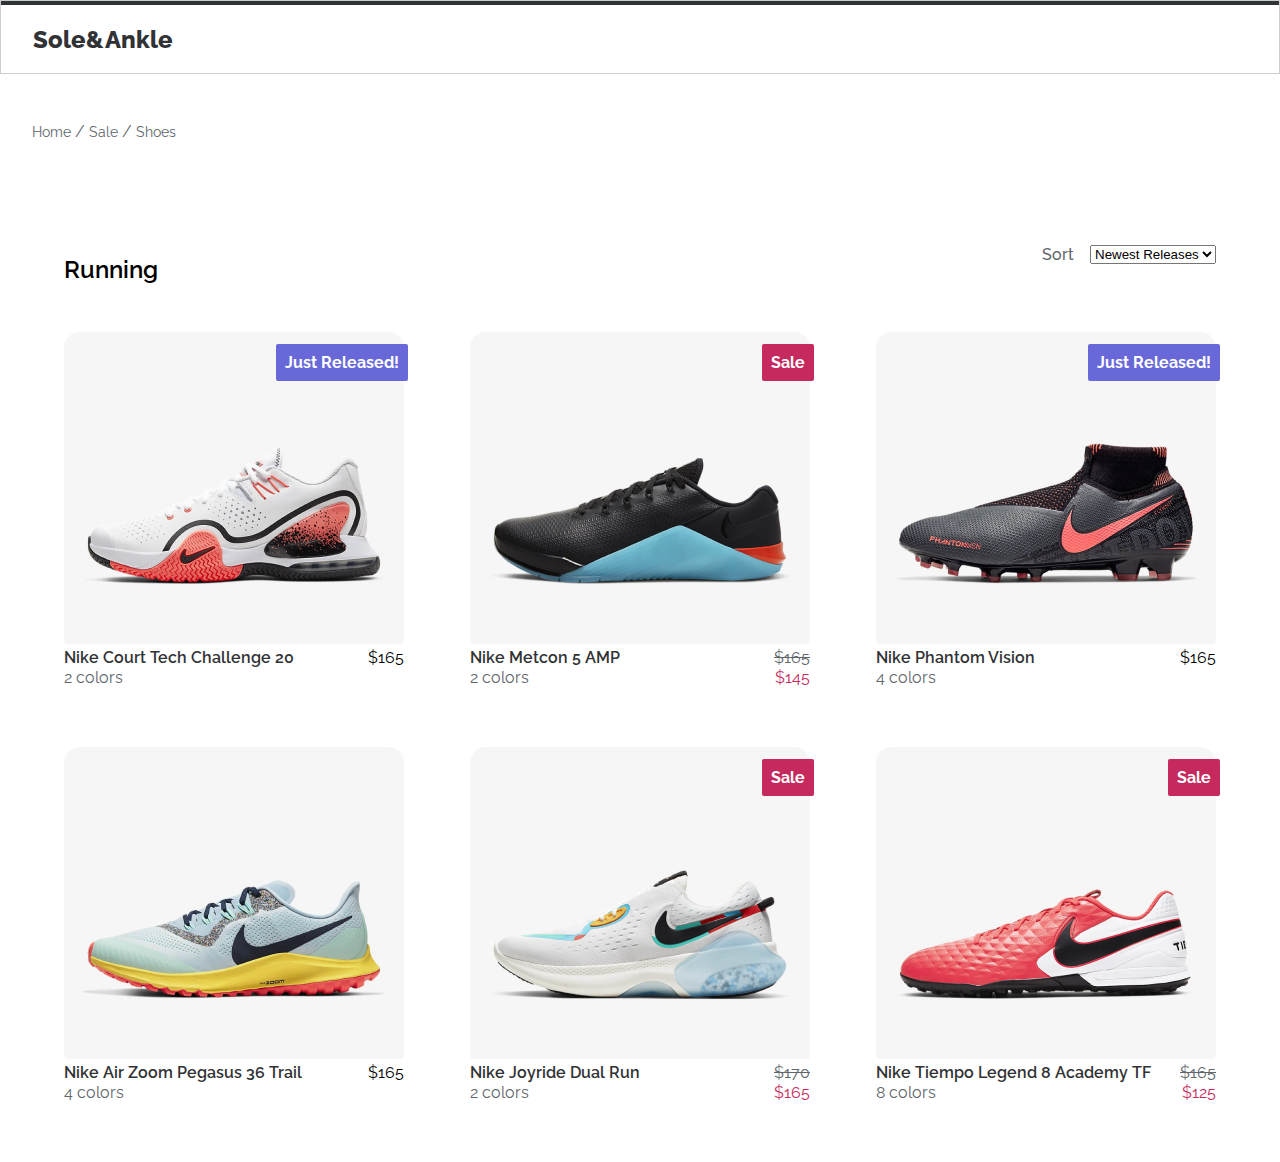
<file: week-one/index.html>
<!DOCTYPE html>
<html lang="en">
<head>
    <meta charset="UTF-8">
    <meta http-equiv="X-UA-Compatible" content="IE=edge">
    <meta name="viewport" content="width=device-width, initial-scale=1.0">
    <link rel="preconnect" href="https://fonts.googleapis.com">
    <link rel="preconnect" href="https://fonts.gstatic.com" crossorigin>
    <link rel="stylesheet" href="styles.css">
    <link href="https://fonts.googleapis.com/css2?family=Raleway&display=swap" rel="stylesheet">
    <title>Sole&Ankle</title>
</head>
<body>
    <header class="header">
        <div class="header__container">
            <div class="header__shipping">Free shipping on domestic orders over $75!</div>
            <div class="header__buttons">
                <div>
                    <input type="text" placeholder="Search..." class="buttons__search">
                </div>
                <div class="buttons__help">Help</div>
                <svg width="24" height="24" viewBox="0 0 24 24" fill="none" xmlns="http://www.w3.org/2000/svg">
                    <path
                        d="M6 2L3 6V20C3 20.5304 3.21071 21.0391 3.58579 21.4142C3.96086 21.7893 4.46957 22 5 22H19C19.5304 22 20.0391 21.7893 20.4142 21.4142C20.7893 21.0391 21 20.5304 21 20V6L18 2H6Z"
                        stroke="#C9CECF" stroke-linecap="round" stroke-linejoin="round" />
                    <path d="M3 6H21" stroke="#C9CECF" stroke-linecap="round" stroke-linejoin="round" />
                    <path
                        d="M16 10C16 11.0609 15.5786 12.0783 14.8284 12.8284C14.0783 13.5786 13.0609 14 12 14C10.9391 14 9.92172 13.5786 9.17157 12.8284C8.42143 12.0783 8 11.0609 8 10"
                        stroke="#C9CECF" stroke-linecap="round" stroke-linejoin="round" />
                </svg>
            </div>
        </div>
    </header>

    <nav class="nav">
        <div class="nav__container">
            <h1 class="nav__logo">Sole&Ankle</h1>
            <nav>
                <ul class="nav__list">
                    <li><a href="#" class="nav__item">Sale</a></li>
                    <li><a href="#" class="nav__item">New Releases</a></li>
                    <li><a href="#" class="nav__item">Men</a></li>
                    <li><a href="#" class="nav__item">Women</a></li>
                    <li><a href="#" class="nav__item">Kids</a></li>
                    <li><a href="#" class="nav__item">Collections</a></li>
                </ul>
            </nav>
        </div>
    </nav>

    <div class="main__container">
        <div class="aside__container">
            <aside class="aside">
                <div class="aside__categories"><a href="#" class="aside-categories__item">Home</a> / <a href="#" class="aside-categories__item">Sale</a> / <a href="#" class="aside-categories__item">Shoes</a></div>
                <nav>
                    <ul class="aside__list">
                        <li><a href="#" class="aside__item">Lifestyle</a></li>
                        <li><a href="#" class="aside__item">Jordan</a></li>
                        <li><a href="#" class="aside__item">Running</a></li>
                        <li><a href="#" class="aside__item">Basketball</a></li>
                        <li><a href="#" class="aside__item">Training & Gym</a></li>
                        <li><a href="#" class="aside__item">Football</a></li>
                        <li><a href="#" class="aside__item">Skateboarding</a></li>
                        <li><a href="#" class="aside__item">American Football</a></li>
                        <li><a href="#" class="aside__item">Baseball</a></li>
                        <li><a href="#" class="aside__item">Golf</a></li>
                        <li><a href="#" class="aside__item">Tennis</a></li>
                        <li><a href="#" class="aside__item">Athletics</a></li>
                        <li><a href="#" class="aside__item">Walking</a></li>
                    </ul>
                </nav>
            </aside>
        </div>

        <div class="content__container">
            <main class="content">
                <div class="content__categories">
                    <h2 class="content__title">Running</h2>
                    <div class="content__buttons">
                        <div class="content__sort">Sort</div>
                        <select class="content__select">
                            <option>Newest Releases</option>
                        </select>
                    </div>
                </div>

                <div class="cards__container">
                    <div class="card">
                        <div class="card__image">
                            <img src="assets/images/nike-court.png" alt="Nike Court">
                        </div>
                        <div class="card__info">
                            <div class="card__title">Nike Court Tech Challenge 20</div>
                            <div class="card__price">$165</div>
                        </div>
                        <div class="card__extra-info">
                            <div class="card__colors">2 colors</div>
                        </div>
                        <div class="tooltip just-released">Just Released!</div>
                    </div>

                    <div class="card">
                        <div class="card__image">
                            <img src="assets/images/nike-metcom.png" alt="Nike Metcon">
                        </div>
                        <div class="card__info">
                            <div class="card__title">Nike Metcon 5 AMP</div>
                            <div class="card__price discounted-price">$165</div>
                        </div>
                        <div class="card__extra-info">
                            <div class="card__colors">2 colors</div>
                            <div class="new-price">$145</div>
                        </div>
                        <div class="tooltip sale">Sale</div>
                    </div>

                    <div class="card">
                        <div class="card__image">
                            <img src="assets/images/nike-phantom.png" alt="Nike Phantom">
                        </div>
                        <div class="card__info">
                            <div class="card__title">Nike Phantom Vision</div>
                            <div class="card__price">$165</div>
                        </div>
                        <div class="card__extra-info">
                            <div class="card__colors">4 colors</div>
                        </div>
                        <div class="tooltip just-released">Just Released!</div>
                    </div>

                    <div class="card">
                        <div class="card__image">
                            <img src="assets/images/nike-running.png" alt="Nike Pegasus">
                        </div>
                        <div class="card__info">
                            <div class="card__title">Nike Air Zoom Pegasus 36 Trail</div>
                            <div class="card__price">$165</div>
                        </div>
                        <div class="card__extra-info">
                            <div class="card__colors">4 colors</div>
                        </div>
                    </div>

                    <div class="card">
                        <div class="card__image">
                            <img src="assets/images/nike-joyride.png" alt="Nike Joyride">
                        </div>
                        <div class="card__info">
                            <div class="card__title">Nike Joyride Dual Run</div>
                            <div class="card__price discounted-price">$170</div>
                        </div>
                        <div class="card__extra-info">
                            <div class="card__colors">2 colors</div>
                            <div class="new-price">$165</div>
                        </div>
                        <div class="tooltip sale">Sale</div>
                    </div>

                    <div class="card">
                        <div class="card__image">
                            <img src="assets/images/nike-tiempo.png" alt="Nike Tiempo">
                        </div>
                        <div class="card__info">
                            <div class="card__title">Nike Tiempo Legend 8 Academy TF</div>
                            <div class="card__price discounted-price">$165</div>
                        </div>
                        <div class="card__extra-info">
                            <div class="card__colors">8 colors</div>
                            <div class="new-price">$125</div>
                        </div>
                        <div class="tooltip sale">Sale</div>
                    </div>

                </div>
            </main>

        </div>
    </div>
</body>
</html>
</file>
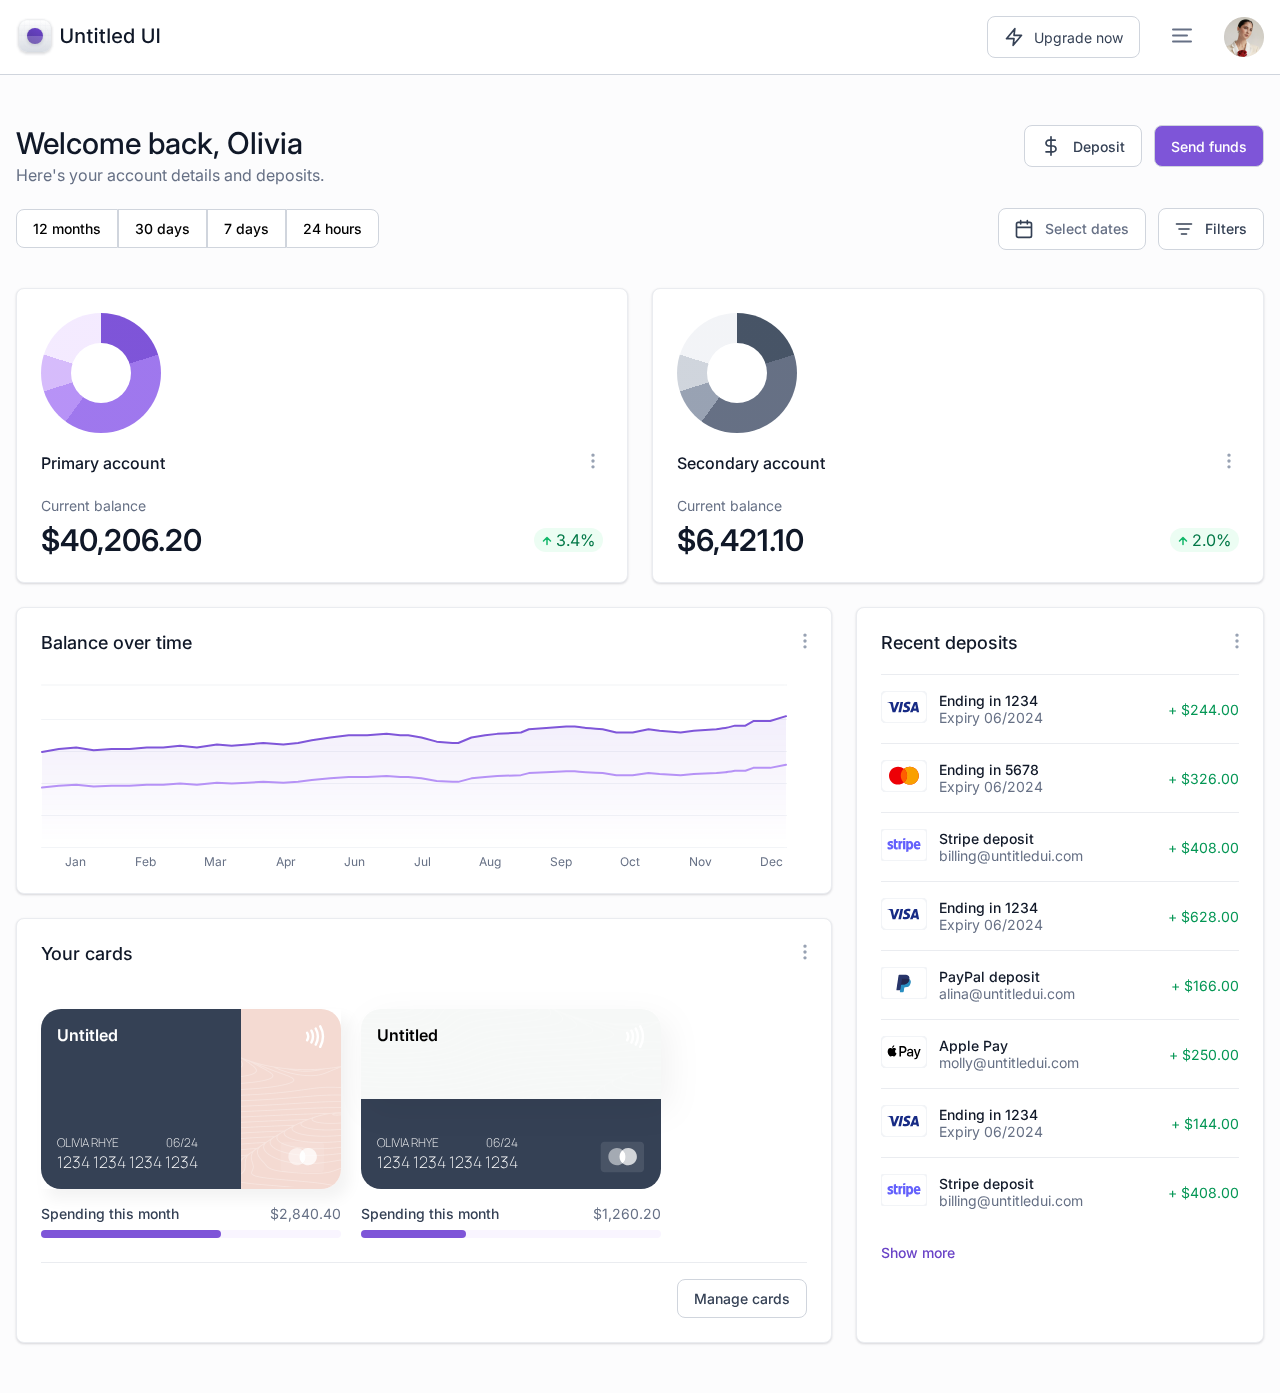
<file: week-two/html-css-test/index.html>
<!DOCTYPE html>
<html lang="en">
<head>
    <meta charset="UTF-8">
    <meta http-equiv="X-UA-Compatible" content="IE=edge">
    <meta name="viewport" content="width=device-width, initial-scale=1.0">
    <link rel="stylesheet" href="styles.css">

    <!-- inter font -->
    <link rel="preconnect" href="https://fonts.googleapis.com">
    <link rel="preconnect" href="https://fonts.gstatic.com" crossorigin>
    <link href="https://fonts.googleapis.com/css2?family=Inter:wght@300;400;500;600;700;800;900&display=swap" rel="stylesheet">

    <!-- manrope font -->
    <link rel="preconnect" href="https://fonts.googleapis.com">
    <link rel="preconnect" href="https://fonts.gstatic.com" crossorigin>
    <link href="https://fonts.googleapis.com/css2?family=Manrope&display=swap" rel="stylesheet">
    <title>Untitled UI</title>
</head>
<body>
    <header class="header">
        <div class="header__container">
            <div class="header__left">
                <svg width="145" height="38" viewBox="0 0 145 38" fill="none" xmlns="http://www.w3.org/2000/svg">
                    <g filter="url(#filter0_dd_373_22855)">
                        <rect x="3.1" y="2.1" width="31.8" height="31.8" rx="7.9" fill="white" />
                        <rect x="3.1" y="2.1" width="31.8" height="31.8" rx="7.9" fill="url(#paint0_linear_373_22855)" />
                        <path fill-rule="evenodd" clip-rule="evenodd"
                            d="M19 4.03885C11.2895 4.03885 5.03885 10.2895 5.03885 18C5.03885 25.7106 11.2895 31.9612 19 31.9612C26.7106 31.9612 32.9612 25.7106 32.9612 18C32.9612 10.2895 26.7106 4.03885 19 4.03885ZM4.96118 18C4.96118 10.2466 11.2466 3.96118 19 3.96118C26.7535 3.96118 33.0389 10.2466 33.0389 18C33.0389 25.7535 26.7535 32.0389 19 32.0389C11.2466 32.0389 4.96118 25.7535 4.96118 18Z"
                            fill="#D0D5DD" />
                        <path fill-rule="evenodd" clip-rule="evenodd"
                            d="M19 14.0779C16.8338 14.0779 15.0777 15.834 15.0777 18.0002C15.0777 20.1665 16.8338 21.9226 19 21.9226C21.1662 21.9226 22.9223 20.1665 22.9223 18.0002C22.9223 15.834 21.1662 14.0779 19 14.0779ZM15 18.0002C15 15.7911 16.7909 14.0002 19 14.0002C21.2091 14.0002 23 15.7911 23 18.0002C23 20.2094 21.2091 22.0002 19 22.0002C16.7909 22.0002 15 20.2094 15 18.0002Z"
                            fill="#D0D5DD" />
                        <path fill-rule="evenodd" clip-rule="evenodd"
                            d="M19 15.3201C17.5201 15.3201 16.3204 16.5198 16.3204 17.9997C16.3204 19.4796 17.5201 20.6793 19 20.6793C20.4799 20.6793 21.6796 19.4796 21.6796 17.9997C21.6796 16.5198 20.4799 15.3201 19 15.3201ZM16.2427 17.9997C16.2427 16.4769 17.4772 15.2424 19 15.2424C20.5228 15.2424 21.7573 16.4769 21.7573 17.9997C21.7573 19.5225 20.5228 20.757 19 20.757C17.4772 20.757 16.2427 19.5225 16.2427 17.9997Z"
                            fill="#D0D5DD" />
                        <path d="M18.9612 2H19.0389V34H18.9612V2Z" fill="#D0D5DD" />
                        <path d="M35 17.9609L35 18.0386L3 18.0386L3 17.9609L35 17.9609Z" fill="#D0D5DD" />
                        <path d="M29.6019 2H29.6796V34H29.6019V2Z" fill="#D0D5DD" />
                        <path d="M13.6407 2H13.7184V34H13.6407V2Z" fill="#D0D5DD" />
                        <path d="M24.2816 2H24.3592V34H24.2816V2Z" fill="#D0D5DD" />
                        <path d="M8.32037 2H8.39804V34H8.32037V2Z" fill="#D0D5DD" />
                        <path d="M35 28.6016L35 28.6792L3 28.6792L3 28.6016L35 28.6016Z" fill="#D0D5DD" />
                        <path d="M35 12.6406L35 12.7183L3 12.7183L3 12.6406L35 12.6406Z" fill="#D0D5DD" />
                        <path d="M35 23.2812L35 23.3589L3 23.3589L3 23.2812L35 23.2812Z" fill="#D0D5DD" />
                        <path d="M35 7.32031L35 7.39798L3 7.39798L3 7.32031L35 7.32031Z" fill="#D0D5DD" />
                        <g filter="url(#filter1_dd_373_22855)">
                            <circle cx="19" cy="18" r="8" fill="url(#paint1_linear_373_22855)" />
                        </g>
                        <g filter="url(#filter2_b_373_22855)">
                            <path
                                d="M3 18H35V21.2C35 25.6804 35 27.9206 34.1281 29.6319C33.3611 31.1372 32.1372 32.3611 30.6319 33.1281C28.9206 34 26.6804 34 22.2 34H15.8C11.3196 34 9.07937 34 7.36808 33.1281C5.86278 32.3611 4.63893 31.1372 3.87195 29.6319C3 27.9206 3 25.6804 3 21.2V18Z"
                                fill="white" fill-opacity="0.2" />
                        </g>
                        <rect x="3.1" y="2.1" width="31.8" height="31.8" rx="7.9" stroke="#D0D5DD" stroke-width="0.2" />
                    </g>
                    <path
                        d="M54.3537 10.4535V19.8427C54.3537 21.8171 52.9901 23.2376 50.7741 23.2376C48.5653 23.2376 47.1946 21.8171 47.1946 19.8427V10.4535H45V20.0202C45 23.0742 47.2869 25.2404 50.7741 25.2404C54.2614 25.2404 56.5554 23.0742 56.5554 20.0202V10.4535H54.3537Z"
                        fill="#101828" />
                    <path
                        d="M61.6992 18.5217C61.6992 16.7816 62.7646 15.7873 64.2418 15.7873C65.6836 15.7873 66.5572 16.7319 66.5572 18.3157V24.9989H68.6808V18.06C68.6808 15.3611 67.1964 13.9478 64.9663 13.9478C63.3256 13.9478 62.2532 14.7077 61.7489 15.8654H61.614V14.0898H59.5756V24.9989H61.6992V18.5217Z"
                        fill="#101828" />
                    <path
                        d="M76.6211 14.0898H74.3839V11.4762H72.2603V14.0898H70.6623V15.7944H72.2603V22.2362C72.2532 24.2177 73.766 25.1765 75.4421 25.141C76.1168 25.1339 76.5714 25.006 76.82 24.9137L76.4364 23.1594C76.2944 23.1879 76.0316 23.2518 75.6907 23.2518C75.0018 23.2518 74.3839 23.0245 74.3839 21.7958V15.7944H76.6211V14.0898Z"
                        fill="#101828" />
                    <path
                        d="M78.9702 24.9989H81.0938V14.0898H78.9702V24.9989ZM80.0426 12.4066C80.7741 12.4066 81.3849 11.8384 81.3849 11.1424C81.3849 10.4464 80.7741 9.87109 80.0426 9.87109C79.304 9.87109 78.7003 10.4464 78.7003 11.1424C78.7003 11.8384 79.304 12.4066 80.0426 12.4066Z"
                        fill="#101828" />
                    <path
                        d="M89.043 14.0898H86.8058V11.4762H84.6822V14.0898H83.0842V15.7944H84.6822V22.2362C84.6751 24.2177 86.1879 25.1765 87.864 25.141C88.5387 25.1339 88.9933 25.006 89.2418 24.9137L88.8583 23.1594C88.7163 23.1879 88.4535 23.2518 88.1126 23.2518C87.4237 23.2518 86.8058 23.0245 86.8058 21.7958V15.7944H89.043V14.0898Z"
                        fill="#101828" />
                    <path d="M93.75 10.4535H91.6264V24.9989H93.75V10.4535Z" fill="#101828" />
                    <path
                        d="M101.309 25.2191C103.688 25.2191 105.371 24.0472 105.854 22.2717L103.844 21.9094C103.461 22.9393 102.537 23.4648 101.33 23.4648C99.5117 23.4648 98.2901 22.2859 98.2333 20.1836H105.989V19.4308C105.989 15.489 103.631 13.9478 101.159 13.9478C98.1197 13.9478 96.1168 16.2631 96.1168 19.6154C96.1168 23.0032 98.0913 25.2191 101.309 25.2191ZM98.2404 18.5927C98.3256 17.0444 99.4478 15.7021 101.174 15.7021C102.821 15.7021 103.901 16.9237 103.908 18.5927H98.2404Z"
                        fill="#101828" />
                    <path
                        d="M112.429 25.212C114.418 25.212 115.199 23.9975 115.582 23.3015H115.76V24.9989H117.834V10.4535H115.71V15.8583H115.582C115.199 15.1836 114.474 13.9478 112.443 13.9478C109.808 13.9478 107.869 16.0288 107.869 19.5657C107.869 23.0955 109.78 25.212 112.429 25.212ZM112.898 23.4009C111.001 23.4009 110.014 21.7319 110.014 19.5444C110.014 17.3782 110.98 15.7518 112.898 15.7518C114.751 15.7518 115.746 17.2646 115.746 19.5444C115.746 21.8384 114.73 23.4009 112.898 23.4009Z"
                        fill="#101828" />
                    <path
                        d="M135.682 10.4535V19.8427C135.682 21.8171 134.318 23.2376 132.102 23.2376C129.893 23.2376 128.523 21.8171 128.523 19.8427V10.4535H126.328V20.0202C126.328 23.0742 128.615 25.2404 132.102 25.2404C135.589 25.2404 137.884 23.0742 137.884 20.0202V10.4535H135.682Z"
                        fill="#101828" />
                    <path d="M143.269 10.4535H141.074V24.9989H143.269V10.4535Z" fill="#101828" />
                    <defs>
                        <filter id="filter0_dd_373_22855" x="0" y="0" width="38" height="38" filterUnits="userSpaceOnUse"
                            color-interpolation-filters="sRGB">
                            <feFlood flood-opacity="0" result="BackgroundImageFix" />
                            <feColorMatrix in="SourceAlpha" type="matrix" values="0 0 0 0 0 0 0 0 0 0 0 0 0 0 0 0 0 0 127 0"
                                result="hardAlpha" />
                            <feOffset dy="1" />
                            <feGaussianBlur stdDeviation="1" />
                            <feColorMatrix type="matrix" values="0 0 0 0 0.0627451 0 0 0 0 0.0941176 0 0 0 0 0.156863 0 0 0 0.06 0" />
                            <feBlend mode="normal" in2="BackgroundImageFix" result="effect1_dropShadow_373_22855" />
                            <feColorMatrix in="SourceAlpha" type="matrix" values="0 0 0 0 0 0 0 0 0 0 0 0 0 0 0 0 0 0 127 0"
                                result="hardAlpha" />
                            <feOffset dy="1" />
                            <feGaussianBlur stdDeviation="1.5" />
                            <feColorMatrix type="matrix" values="0 0 0 0 0.0627451 0 0 0 0 0.0941176 0 0 0 0 0.156863 0 0 0 0.1 0" />
                            <feBlend mode="normal" in2="effect1_dropShadow_373_22855" result="effect2_dropShadow_373_22855" />
                            <feBlend mode="normal" in="SourceGraphic" in2="effect2_dropShadow_373_22855" result="shape" />
                        </filter>
                        <filter id="filter1_dd_373_22855" x="8" y="8" width="22" height="22" filterUnits="userSpaceOnUse"
                            color-interpolation-filters="sRGB">
                            <feFlood flood-opacity="0" result="BackgroundImageFix" />
                            <feColorMatrix in="SourceAlpha" type="matrix" values="0 0 0 0 0 0 0 0 0 0 0 0 0 0 0 0 0 0 127 0"
                                result="hardAlpha" />
                            <feOffset dy="1" />
                            <feGaussianBlur stdDeviation="1" />
                            <feColorMatrix type="matrix" values="0 0 0 0 0.0627451 0 0 0 0 0.0941176 0 0 0 0 0.156863 0 0 0 0.06 0" />
                            <feBlend mode="normal" in2="BackgroundImageFix" result="effect1_dropShadow_373_22855" />
                            <feColorMatrix in="SourceAlpha" type="matrix" values="0 0 0 0 0 0 0 0 0 0 0 0 0 0 0 0 0 0 127 0"
                                result="hardAlpha" />
                            <feOffset dy="1" />
                            <feGaussianBlur stdDeviation="1.5" />
                            <feColorMatrix type="matrix" values="0 0 0 0 0.0627451 0 0 0 0 0.0941176 0 0 0 0 0.156863 0 0 0 0.1 0" />
                            <feBlend mode="normal" in2="effect1_dropShadow_373_22855" result="effect2_dropShadow_373_22855" />
                            <feBlend mode="normal" in="SourceGraphic" in2="effect2_dropShadow_373_22855" result="shape" />
                        </filter>
                        <filter id="filter2_b_373_22855" x="-2" y="13" width="42" height="26" filterUnits="userSpaceOnUse"
                            color-interpolation-filters="sRGB">
                            <feFlood flood-opacity="0" result="BackgroundImageFix" />
                            <feGaussianBlur in="BackgroundImage" stdDeviation="2.5" />
                            <feComposite in2="SourceAlpha" operator="in" result="effect1_backgroundBlur_373_22855" />
                            <feBlend mode="normal" in="SourceGraphic" in2="effect1_backgroundBlur_373_22855" result="shape" />
                        </filter>
                        <linearGradient id="paint0_linear_373_22855" x1="19" y1="2" x2="19" y2="34" gradientUnits="userSpaceOnUse">
                            <stop stop-color="white" />
                            <stop offset="1" stop-color="#D0D5DD" />
                        </linearGradient>
                        <linearGradient id="paint1_linear_373_22855" x1="15" y1="26" x2="23" y2="10" gradientUnits="userSpaceOnUse">
                            <stop stop-color="#53389E" />
                            <stop offset="1" stop-color="#6941C6" />
                        </linearGradient>
                    </defs>
                </svg>

                <nav>
                    <ul class="header__nav">
                        <li><a href="#" class="header__item">Home</a></li>
                        <li><a href="#" class="header__item">Dashboard</a></li>
                        <li><a href="#" class="header__item">Projects</a></li>
                        <li><a href="#" class="header__item">Tasks</a></li>
                        <li><a href="#" class="header__item">Reporting</a></li>
                        <li><a href="#" class="header__item">Users</a></li>
                    </ul>
                </nav>
            </div>
            <div class="header__right">
                <a href="#" class="header__button">
                    <svg width="20" height="20" viewBox="0 0 20 20" fill="none" xmlns="http://www.w3.org/2000/svg">
                        <path d="M10.8333 1.66663L2.5 11.6666H10L9.16667 18.3333L17.5 8.33329H10L10.8333 1.66663Z" stroke="#344054" stroke-width="1.67" stroke-linecap="round" stroke-linejoin="round"/>
                    </svg>
                    <span class="header__link">Upgrade now</span>
                </a>
                <div class="header__icons">
                    <svg width="40" height="40" viewBox="0 0 40 40" fill="none" xmlns="http://www.w3.org/2000/svg">
                        <path d="M0 6C0 2.68629 2.68629 0 6 0H34C37.3137 0 40 2.68629 40 6V34C40 37.3137 37.3137 40 34 40H6C2.68629 40 0 37.3137 0 34V6Z" fill="white"/>
                        <path d="M20 22.5C21.3807 22.5 22.5 21.3808 22.5 20C22.5 18.6193 21.3807 17.5 20 17.5C18.6193 17.5 17.5 18.6193 17.5 20C17.5 21.3808 18.6193 22.5 20 22.5Z" stroke="#667085" stroke-width="1.66667" stroke-linecap="round" stroke-linejoin="round"/>
                        <path d="M26.1667 22.5C26.0557 22.7514 26.0227 23.0302 26.0717 23.3005C26.1207 23.5709 26.2496 23.8203 26.4417 24.0167L26.4917 24.0667C26.6466 24.2215 26.7696 24.4053 26.8534 24.6076C26.9373 24.81 26.9805 25.0268 26.9805 25.2459C26.9805 25.4649 26.9373 25.6818 26.8534 25.8841C26.7696 26.0864 26.6466 26.2702 26.4917 26.425C26.3369 26.58 26.1531 26.7029 25.9507 26.7868C25.7484 26.8707 25.5315 26.9139 25.3125 26.9139C25.0935 26.9139 24.8766 26.8707 24.6743 26.7868C24.4719 26.7029 24.2881 26.58 24.1333 26.425L24.0833 26.375C23.8869 26.1829 23.6375 26.0541 23.3672 26.005C23.0968 25.956 22.818 25.9891 22.5667 26.1C22.3202 26.2057 22.11 26.3811 21.9619 26.6047C21.8139 26.8282 21.7344 27.0902 21.7333 27.3584V27.5C21.7333 27.9421 21.5577 28.366 21.2452 28.6785C20.9326 28.9911 20.5087 29.1667 20.0667 29.1667C19.6246 29.1667 19.2007 28.9911 18.8882 28.6785C18.5756 28.366 18.4 27.9421 18.4 27.5V27.425C18.3936 27.1492 18.3043 26.8817 18.1438 26.6573C17.9833 26.4329 17.759 26.2619 17.5 26.1667C17.2487 26.0558 16.9698 26.0227 16.6995 26.0717C16.4292 26.1207 16.1797 26.2496 15.9833 26.4417L15.9333 26.4917C15.7786 26.6467 15.5947 26.7696 15.3924 26.8535C15.1901 26.9373 14.9732 26.9805 14.7542 26.9805C14.5352 26.9805 14.3183 26.9373 14.1159 26.8535C13.9136 26.7696 13.7298 26.6467 13.575 26.4917C13.42 26.3369 13.2971 26.1531 13.2132 25.9508C13.1294 25.7484 13.0862 25.5316 13.0862 25.3125C13.0862 25.0935 13.1294 24.8766 13.2132 24.6743C13.2971 24.472 13.42 24.2882 13.575 24.1334L13.625 24.0834C13.8171 23.887 13.946 23.6375 13.995 23.3672C14.044 23.0969 14.0109 22.8181 13.9 22.5667C13.7944 22.3202 13.619 22.11 13.3954 21.962C13.1718 21.8139 12.9098 21.7344 12.6417 21.7334H12.5C12.058 21.7334 11.6341 21.5578 11.3215 21.2452C11.0089 20.9327 10.8333 20.5087 10.8333 20.0667C10.8333 19.6247 11.0089 19.2008 11.3215 18.8882C11.6341 18.5756 12.058 18.4 12.5 18.4H12.575C12.8508 18.3936 13.1183 18.3043 13.3428 18.1438C13.5672 17.9833 13.7381 17.759 13.8333 17.5C13.9443 17.2487 13.9774 16.9699 13.9283 16.6995C13.8793 16.4292 13.7505 16.1798 13.5583 15.9834L13.5083 15.9334C13.3534 15.7786 13.2305 15.5948 13.1466 15.3924C13.0627 15.1901 13.0195 14.9732 13.0195 14.7542C13.0195 14.5352 13.0627 14.3183 13.1466 14.116C13.2305 13.9136 13.3534 13.7298 13.5083 13.575C13.6631 13.4201 13.8469 13.2971 14.0493 13.2133C14.2516 13.1294 14.4685 13.0862 14.6875 13.0862C14.9065 13.0862 15.1234 13.1294 15.3257 13.2133C15.5281 13.2971 15.7119 13.4201 15.8667 13.575L15.9167 13.625C16.1131 13.8172 16.3625 13.946 16.6329 13.995C16.9032 14.0441 17.182 14.011 17.4333 13.9H17.5C17.7465 13.7944 17.9567 13.619 18.1048 13.3954C18.2528 13.1719 18.3323 12.9099 18.3333 12.6417V12.5C18.3333 12.058 18.5089 11.6341 18.8215 11.3215C19.1341 11.009 19.558 10.8334 20 10.8334C20.442 10.8334 20.866 11.009 21.1785 11.3215C21.4911 11.6341 21.6667 12.058 21.6667 12.5V12.575C21.6677 12.8432 21.7472 13.1052 21.8953 13.3288C22.0433 13.5523 22.2535 13.7277 22.5 13.8334C22.7514 13.9443 23.0302 13.9774 23.3005 13.9284C23.5708 13.8794 23.8203 13.7505 24.0167 13.5584L24.0667 13.5084C24.2215 13.3534 24.4053 13.2305 24.6076 13.1466C24.8099 13.0627 25.0268 13.0196 25.2458 13.0196C25.4649 13.0196 25.6817 13.0627 25.8841 13.1466C26.0864 13.2305 26.2702 13.3534 26.425 13.5084C26.58 13.6632 26.7029 13.847 26.7868 14.0493C26.8706 14.2516 26.9138 14.4685 26.9138 14.6875C26.9138 14.9066 26.8706 15.1234 26.7868 15.3258C26.7029 15.5281 26.58 15.7119 26.425 15.8667L26.375 15.9167C26.1829 16.1131 26.054 16.3626 26.005 16.6329C25.956 16.9032 25.9891 17.182 26.1 17.4334V17.5C26.2056 17.7465 26.381 17.9567 26.6046 18.1048C26.8282 18.2528 27.0902 18.3323 27.3583 18.3334H27.5C27.942 18.3334 28.366 18.509 28.6785 18.8215C28.9911 19.1341 29.1667 19.558 29.1667 20C29.1667 20.4421 28.9911 20.866 28.6785 21.1786C28.366 21.4911 27.942 21.6667 27.5 21.6667H27.425C27.1569 21.6678 26.8949 21.7472 26.6713 21.8953C26.4477 22.0434 26.2723 22.2536 26.1667 22.5Z" stroke="#667085" stroke-width="1.66667" stroke-linecap="round" stroke-linejoin="round"/>
                    </svg>
                    <svg width="40" height="40" viewBox="0 0 40 40" fill="none" xmlns="http://www.w3.org/2000/svg">
                        <path d="M0 6C0 2.68629 2.68629 0 6 0H34C37.3137 0 40 2.68629 40 6V34C40 37.3137 37.3137 40 34 40H6C2.68629 40 0 37.3137 0 34V6Z" fill="white"/>
                        <path d="M21.4417 27.5C21.2952 27.7525 21.0849 27.9622 20.8319 28.1079C20.5788 28.2536 20.292 28.3303 20 28.3303C19.708 28.3303 19.4212 28.2536 19.1681 28.1079C18.9151 27.9622 18.7048 27.7525 18.5583 27.5M25 16.6666C25 15.3405 24.4732 14.0688 23.5355 13.1311C22.5979 12.1934 21.3261 11.6666 20 11.6666C18.6739 11.6666 17.4021 12.1934 16.4645 13.1311C15.5268 14.0688 15 15.3405 15 16.6666C15 22.5 12.5 24.1666 12.5 24.1666H27.5C27.5 24.1666 25 22.5 25 16.6666Z" stroke="#667085" stroke-width="1.66667" stroke-linecap="round" stroke-linejoin="round"/>
                    </svg>  
                </div>
                <div class="header__mobile-menu">
                    <svg width="24" height="25" viewBox="0 0 24 25" fill="none" xmlns="http://www.w3.org/2000/svg">
                        <path d="M3 12.5H17M3 6.5H21M3 18.5H21" stroke="#667085" stroke-width="2" stroke-linecap="round"
                            stroke-linejoin="round" />
                    </svg>
                </div>
                <img src="assets/images/profile-picture.png" alt="Profile picture" class="header__profile-picture">
            </div>
        </div>
    </header>
    <div class="hero">
        <div class="hero-container">
            <section class="page-header">
                <div class="page-header__text">
                    <h1 class="page-header__title">Welcome back, Olivia</h1>
                    <h2 class="page-header__subtitle">Here's your account details and deposits.</h2>
                </div>
                <div class="page-header__buttons">
                    <a href="#" class="button deposit">
                        <svg width="20" height="20" viewBox="0 0 20 20" fill="none" xmlns="http://www.w3.org/2000/svg">
                            <g clip-path="url(#clip0_173_22785)">
                                <path
                                    d="M10 0.833374V19.1667M14.1667 4.16671H7.91667C7.14312 4.16671 6.40125 4.474 5.85427 5.02098C5.30729 5.56796 5 6.30983 5 7.08337C5 7.85692 5.30729 8.59879 5.85427 9.14577C6.40125 9.69275 7.14312 10 7.91667 10H12.0833C12.8569 10 13.5987 10.3073 14.1457 10.8543C14.6927 11.4013 15 12.1432 15 12.9167C15 13.6903 14.6927 14.4321 14.1457 14.9791C13.5987 15.5261 12.8569 15.8334 12.0833 15.8334H5"
                                    stroke="#344054" stroke-width="1.67" stroke-linecap="round" stroke-linejoin="round" />
                            </g>
                            <defs>
                                <clipPath id="clip0_173_22785">
                                    <rect width="20" height="20" fill="white" />
                                </clipPath>
                            </defs>
                        </svg>
                        Deposit
                    </a>
                    <a href="#" class="button send-funds">Send funds</a>
                </div>
            </section>

            <div class="page-filter">
                <div class="page-filter__time">
                    <div class="page-filter__item">12 months</div>
                    <div class="page-filter__item">30 days</div>
                    <div class="page-filter__item">7 days</div>
                    <div class="page-filter__item">24 hours</div>
                </div>
                <div class="page-filter__buttons">
                    <a href="#" class="button dates">
                        <svg width="18" height="20" viewBox="0 0 18 20" fill="none" xmlns="http://www.w3.org/2000/svg">
                            <path
                                d="M12.3333 1.66669V5.00002M5.66667 1.66669V5.00002M1.5 8.33335H16.5M3.16667 3.33335H14.8333C15.7538 3.33335 16.5 4.07955 16.5 5.00002V16.6667C16.5 17.5872 15.7538 18.3334 14.8333 18.3334H3.16667C2.24619 18.3334 1.5 17.5872 1.5 16.6667V5.00002C1.5 4.07955 2.24619 3.33335 3.16667 3.33335Z"
                                stroke="#344054" stroke-width="1.67" stroke-linecap="round" stroke-linejoin="round" />
                        </svg>
                        Select dates
                    </a>
                    <a href="#" class="button filters">
                        <svg width="18" height="12" viewBox="0 0 18 12" fill="none" xmlns="http://www.w3.org/2000/svg">
                            <path d="M4 6H14M1.5 1H16.5M6.5 11H11.5" stroke="#344054" stroke-width="1.67" stroke-linecap="round"
                                stroke-linejoin="round" />
                        </svg>
                        Filters
                    </a>
                </div>
            </div>

            <div class="account-info">
                <div class="account-info__card">
                    <div class="gradient left">
                        <div class="inner-circle"></div>
                    </div>
                    <div class="account-info__text">
                        <div class="account-info__first-row">
                            <div class="account-info__title">Primary account</div>
                            <div class="account-info__first-icon">
                                <svg width="4" height="16" viewBox="0 0 4 16" fill="none" xmlns="http://www.w3.org/2000/svg">
                                    <path
                                        d="M1.99999 8.83331C2.46023 8.83331 2.83332 8.46022 2.83332 7.99998C2.83332 7.53974 2.46023 7.16665 1.99999 7.16665C1.53975 7.16665 1.16666 7.53974 1.16666 7.99998C1.16666 8.46022 1.53975 8.83331 1.99999 8.83331Z"
                                        stroke="#98A2B3" stroke-width="1.66667" stroke-linecap="round" stroke-linejoin="round" />
                                    <path
                                        d="M1.99999 2.99998C2.46023 2.99998 2.83332 2.62688 2.83332 2.16665C2.83332 1.70641 2.46023 1.33331 1.99999 1.33331C1.53975 1.33331 1.16666 1.70641 1.16666 2.16665C1.16666 2.62688 1.53975 2.99998 1.99999 2.99998Z"
                                        stroke="#98A2B3" stroke-width="1.66667" stroke-linecap="round" stroke-linejoin="round" />
                                    <path
                                        d="M1.99999 14.6666C2.46023 14.6666 2.83332 14.2935 2.83332 13.8333C2.83332 13.3731 2.46023 13 1.99999 13C1.53975 13 1.16666 13.3731 1.16666 13.8333C1.16666 14.2935 1.53975 14.6666 1.99999 14.6666Z"
                                        stroke="#98A2B3" stroke-width="1.66667" stroke-linecap="round" stroke-linejoin="round" />
                                </svg>
                            </div>
                        </div>
                        <div class="account-info__second-row">
                            <div class="account-info__subtitle">Current balance</div>
                            <div class="account-info__second-icon">
                                <svg width="4" height="16" viewBox="0 0 4 16" fill="none" xmlns="http://www.w3.org/2000/svg">
                                    <path
                                        d="M1.99999 8.83331C2.46023 8.83331 2.83332 8.46022 2.83332 7.99998C2.83332 7.53974 2.46023 7.16665 1.99999 7.16665C1.53975 7.16665 1.16666 7.53974 1.16666 7.99998C1.16666 8.46022 1.53975 8.83331 1.99999 8.83331Z"
                                        stroke="#98A2B3" stroke-width="1.66667" stroke-linecap="round" stroke-linejoin="round" />
                                    <path
                                        d="M1.99999 2.99998C2.46023 2.99998 2.83332 2.62688 2.83332 2.16665C2.83332 1.70641 2.46023 1.33331 1.99999 1.33331C1.53975 1.33331 1.16666 1.70641 1.16666 2.16665C1.16666 2.62688 1.53975 2.99998 1.99999 2.99998Z"
                                        stroke="#98A2B3" stroke-width="1.66667" stroke-linecap="round" stroke-linejoin="round" />
                                    <path
                                        d="M1.99999 14.6666C2.46023 14.6666 2.83332 14.2935 2.83332 13.8333C2.83332 13.3731 2.46023 13 1.99999 13C1.53975 13 1.16666 13.3731 1.16666 13.8333C1.16666 14.2935 1.53975 14.6666 1.99999 14.6666Z"
                                        stroke="#98A2B3" stroke-width="1.66667" stroke-linecap="round" stroke-linejoin="round" />
                                </svg>
                            </div>
                        </div>
                        <div class="account-info__third-row">
                            <div class="account-info__balance">$40,206.20</div>
                            <div class="account-info__growth">
                                <svg width="10" height="10" viewBox="0 0 10 10" fill="none" xmlns="http://www.w3.org/2000/svg">
                                    <path d="M5 8.5V1.5M5 1.5L1.5 5M5 1.5L8.5 5" stroke="#12B76A" stroke-width="1.5" stroke-linecap="round"
                                        stroke-linejoin="round" />
                                </svg>
                                3.4%
                            </div>
                        </div>
                    </div>
                </div>
                <div class="account-info__card">
                    <div class="gradient right">
                        <div class="inner-circle"></div>
                    </div>
                    <div class="account-info__text">
                        <div class="account-info__first-row">
                            <div class="account-info__title">Secondary account</div>
                            <div class="account-info__first-icon">
                                <svg width="4" height="16" viewBox="0 0 4 16" fill="none" xmlns="http://www.w3.org/2000/svg">
                                    <path
                                        d="M1.99999 8.83331C2.46023 8.83331 2.83332 8.46022 2.83332 7.99998C2.83332 7.53974 2.46023 7.16665 1.99999 7.16665C1.53975 7.16665 1.16666 7.53974 1.16666 7.99998C1.16666 8.46022 1.53975 8.83331 1.99999 8.83331Z"
                                        stroke="#98A2B3" stroke-width="1.66667" stroke-linecap="round" stroke-linejoin="round" />
                                    <path
                                        d="M1.99999 2.99998C2.46023 2.99998 2.83332 2.62688 2.83332 2.16665C2.83332 1.70641 2.46023 1.33331 1.99999 1.33331C1.53975 1.33331 1.16666 1.70641 1.16666 2.16665C1.16666 2.62688 1.53975 2.99998 1.99999 2.99998Z"
                                        stroke="#98A2B3" stroke-width="1.66667" stroke-linecap="round" stroke-linejoin="round" />
                                    <path
                                        d="M1.99999 14.6666C2.46023 14.6666 2.83332 14.2935 2.83332 13.8333C2.83332 13.3731 2.46023 13 1.99999 13C1.53975 13 1.16666 13.3731 1.16666 13.8333C1.16666 14.2935 1.53975 14.6666 1.99999 14.6666Z"
                                        stroke="#98A2B3" stroke-width="1.66667" stroke-linecap="round" stroke-linejoin="round" />
                                </svg>
                            </div>
                        </div>
                        <div class="account-info__second-row">
                            <div class="account-info__subtitle">Current balance</div>
                            <div class="account-info__second-icon">
                                <svg width="4" height="16" viewBox="0 0 4 16" fill="none" xmlns="http://www.w3.org/2000/svg">
                                    <path
                                        d="M1.99999 8.83331C2.46023 8.83331 2.83332 8.46022 2.83332 7.99998C2.83332 7.53974 2.46023 7.16665 1.99999 7.16665C1.53975 7.16665 1.16666 7.53974 1.16666 7.99998C1.16666 8.46022 1.53975 8.83331 1.99999 8.83331Z"
                                        stroke="#98A2B3" stroke-width="1.66667" stroke-linecap="round" stroke-linejoin="round" />
                                    <path
                                        d="M1.99999 2.99998C2.46023 2.99998 2.83332 2.62688 2.83332 2.16665C2.83332 1.70641 2.46023 1.33331 1.99999 1.33331C1.53975 1.33331 1.16666 1.70641 1.16666 2.16665C1.16666 2.62688 1.53975 2.99998 1.99999 2.99998Z"
                                        stroke="#98A2B3" stroke-width="1.66667" stroke-linecap="round" stroke-linejoin="round" />
                                    <path
                                        d="M1.99999 14.6666C2.46023 14.6666 2.83332 14.2935 2.83332 13.8333C2.83332 13.3731 2.46023 13 1.99999 13C1.53975 13 1.16666 13.3731 1.16666 13.8333C1.16666 14.2935 1.53975 14.6666 1.99999 14.6666Z"
                                        stroke="#98A2B3" stroke-width="1.66667" stroke-linecap="round" stroke-linejoin="round" />
                                </svg>
                            </div>
                        </div>
                        <div class="account-info__third-row">
                            <div class="account-info__balance">$6,421.10</div>
                            <div class="account-info__growth">
                                <svg width="10" height="10" viewBox="0 0 10 10" fill="none" xmlns="http://www.w3.org/2000/svg">
                                    <path d="M5 8.5V1.5M5 1.5L1.5 5M5 1.5L8.5 5" stroke="#12B76A" stroke-width="1.5"
                                        stroke-linecap="round" stroke-linejoin="round" />
                                </svg>
                                2.0%
                            </div>
                        </div>
                    </div>
                </div>
            </div>

            <div class="main-container">
                <div class="main-container__card balance-area">
                    <div class="main-container__header">
                        <div class="main-container__title">Balance over time</div>
                        <div class="main-container__logo">
                            <svg width="4" height="16" viewBox="0 0 4 16" fill="none" xmlns="http://www.w3.org/2000/svg">
                                <path
                                    d="M1.99999 8.83331C2.46023 8.83331 2.83332 8.46022 2.83332 7.99998C2.83332 7.53974 2.46023 7.16665 1.99999 7.16665C1.53975 7.16665 1.16666 7.53974 1.16666 7.99998C1.16666 8.46022 1.53975 8.83331 1.99999 8.83331Z"
                                    stroke="#98A2B3" stroke-width="1.66667" stroke-linecap="round" stroke-linejoin="round" />
                                <path
                                    d="M1.99999 2.99998C2.46023 2.99998 2.83332 2.62688 2.83332 2.16665C2.83332 1.70641 2.46023 1.33331 1.99999 1.33331C1.53975 1.33331 1.16666 1.70641 1.16666 2.16665C1.16666 2.62688 1.53975 2.99998 1.99999 2.99998Z"
                                    stroke="#98A2B3" stroke-width="1.66667" stroke-linecap="round" stroke-linejoin="round" />
                                <path
                                    d="M1.99999 14.6666C2.46023 14.6666 2.83332 14.2935 2.83332 13.8333C2.83332 13.3731 2.46023 13 1.99999 13C1.53975 13 1.16666 13.3731 1.16666 13.8333C1.16666 14.2935 1.53975 14.6666 1.99999 14.6666Z"
                                    stroke="#98A2B3" stroke-width="1.66667" stroke-linecap="round" stroke-linejoin="round" />
                            </svg>
                        </div>
                    </div>
                    <div class="main-container__content balance">

                        <div class="desktop-chart">
                            <svg width="746" height="176" viewBox="0 0 746 176" fill="none" xmlns="http://www.w3.org/2000/svg" class="data-chart">
                                <g style="mix-blend-mode:multiply" opacity="0.1">
                                    <path
                                        d="M17.8612 74.9736L1 77.9167V176H745V42.1667L729.193 47.0547H712.331L704.428 51.6315H693.89C691.079 52.3943 685.248 53.92 684.405 53.92C683.562 53.92 678.082 54.8354 675.448 55.293L652.79 56.6661L639.618 58.4969L618.541 56.6661L607.476 55.293L591.669 58.4969H575.334L561.635 55.293C556.365 54.8354 545.616 53.92 544.773 53.92C543.93 53.92 537.045 53.0046 533.708 52.5469H525.278L505.255 53.92L487.867 55.293L479.963 58.4969L456.252 59.8699L444.133 61.243L430.433 63.5314L417.261 69.0237H411.465L395.657 67.6506L380.377 63.5314L367.204 61.243H359.3L345.601 59.8699L326.105 61.243H307.663L289.221 63.5314L270.779 66.2776L257.079 69.0237L242.326 70.3967L222.303 69.0237L206.496 70.3967L190.688 71.7698L175.935 70.3967L155.912 73.6006L139.051 71.7698L122.19 73.6006H105.856L88.4674 74.9736H70.5524L52.6374 76.3467L35.2493 73.6006L17.8612 74.9736Z"
                                        fill="url(#paint0_linear_249_27500)" />
                                </g>
                                <path
                                    d="M1 77.9167L17.8612 74.9736L35.2493 73.6006L52.6374 76.3467L70.5524 74.9736H88.4674L105.856 73.6006H122.19L139.051 71.7698L155.912 73.6006L175.935 70.3967L190.688 71.7698L206.496 70.3967L222.303 69.0237L242.326 70.3967L257.079 69.0237L270.779 66.2776L289.221 63.5314L307.663 61.243H326.105L345.601 59.8699L359.3 61.243H367.204L380.377 63.5314L395.657 67.6506L411.465 69.0237H417.261L430.433 63.5314L444.133 61.243L456.252 59.8699L479.963 58.4969L487.867 55.293L505.255 53.92L525.278 52.5469H533.708C537.045 53.0046 543.93 53.92 544.773 53.92C545.616 53.92 556.365 54.8354 561.635 55.293L575.334 58.4969H591.669L607.476 55.293L618.541 56.6661L639.618 58.4969L652.79 56.6661L675.448 55.293C678.082 54.8354 683.562 53.92 684.405 53.92C685.248 53.92 691.079 52.3943 693.889 51.6315H704.428L712.331 47.0547H729.193L745 42.1667"
                                    stroke="#7F56D9" stroke-width="2" stroke-linecap="round" stroke-linejoin="round" />
                                <path
                                    d="M1 113.522L17.8612 111.648L35.2493 110.773L52.6374 112.522L70.5524 111.648H88.4674L105.856 110.773H122.19L139.051 109.607L155.912 110.773L175.935 108.732L190.688 109.607L206.496 108.732L222.303 107.858L242.326 108.732L257.079 107.858L270.779 106.108L289.221 104.359L307.663 102.901H326.105L345.601 102.027L359.3 102.901H367.204L380.377 104.359L395.657 106.983L411.465 107.858H417.261L430.433 104.359L444.133 102.901L456.252 102.027L479.963 101.152L487.867 99.1113L505.255 98.2367L525.278 97.3621H533.708C537.045 97.6536 543.93 98.2367 544.773 98.2367C545.616 98.2367 556.365 98.8198 561.635 99.1113L575.334 101.152H591.669L607.476 99.1113L618.541 99.9859L639.618 101.152L652.79 99.9859L675.448 99.1113C678.082 98.8198 683.562 98.2367 684.405 98.2367C685.248 98.2367 691.079 97.2649 693.89 96.779H704.428L712.331 93.8636H729.193L745 90.75"
                                    stroke="#B692F6" stroke-width="2" stroke-linecap="round" stroke-linejoin="round" />
                                <defs>
                                    <linearGradient id="paint0_linear_249_27500" x1="373" y1="42.1667" x2="373" y2="170.042"
                                        gradientUnits="userSpaceOnUse">
                                        <stop stop-color="#7F56D9" />
                                        <stop offset="1" stop-color="#7F56D9" stop-opacity="0" />
                                    </linearGradient>
                                </defs>
                            </svg>
                            <div class="month__container">
                                <div class="month__item">Jan</div>
                                <div class="month__item">Feb</div>
                                <div class="month__item">Mar</div>
                                <div class="month__item">Apr</div>
                                <div class="month__item">Jun</div>
                                <div class="month__item">Jul</div>
                                <div class="month__item">Aug</div>
                                <div class="month__item">Sep</div>
                                <div class="month__item">Oct</div>
                                <div class="month__item">Nov</div>
                                <div class="month__item">Dec</div>
                            </div>
                        </div>

                        <div class="mobile-chart">
                            <svg width="313" height="174" viewBox="0 0 313 174" fill="none" xmlns="http://www.w3.org/2000/svg" class="data-chart-mobile">
                                <g style="mix-blend-mode:multiply" opacity="0.1">
                                    <path
                                        d="M8.04816 74.1216L1 77.0312V174H312V41.6875L305.392 46.5199H298.344L295.04 51.0448H290.635C289.461 51.7989 287.023 53.3072 286.671 53.3072C286.318 53.3072 284.028 54.2122 282.926 54.6647L273.455 56.0221L267.949 57.8321L259.139 56.0221L254.513 54.6647L247.906 57.8321H241.078L235.351 54.6647C233.149 54.2122 228.656 53.3072 228.303 53.3072C227.951 53.3072 225.073 52.4023 223.678 51.9498H220.154L211.784 53.3072L204.516 54.6647L201.212 57.8321L191.3 59.1896L186.234 60.547L180.508 62.8095L175.001 68.2393H172.579L165.971 66.8818L159.584 62.8095L154.077 60.547H150.773L145.047 59.1896L136.897 60.547H129.188L121.479 62.8095L113.771 65.5244L108.044 68.2393L101.877 69.5968L93.5071 68.2393L86.8994 69.5968L80.2918 70.9542L74.1246 69.5968L65.755 72.7642L58.7068 70.9542L51.6586 72.7642H44.8307L37.5623 74.1216H30.0737L22.585 75.4791L15.3166 72.7642L8.04816 74.1216Z"
                                        fill="url(#paint0_linear_321_27605)" />
                                </g>
                                <path
                                    d="M1 77.0313L8.04816 74.1216L15.3166 72.7642L22.585 75.4791L30.0737 74.1216H37.5623L44.8307 72.7642H51.6586L58.7068 70.9542L65.755 72.7642L74.1246 69.5968L80.2918 70.9542L86.8994 69.5968L93.5071 68.2393L101.877 69.5968L108.044 68.2393L113.771 65.5244L121.479 62.8095L129.188 60.547H136.897L145.047 59.1896L150.773 60.547H154.077L159.584 62.8095L165.971 66.8818L172.579 68.2393H175.001L180.508 62.8095L186.234 60.547L191.3 59.1896L201.212 57.8321L204.516 54.6647L211.784 53.3072L220.154 51.9498H223.678C225.073 52.4023 227.951 53.3072 228.303 53.3072C228.656 53.3072 233.149 54.2122 235.351 54.6647L241.078 57.8321H247.906L254.513 54.6647L259.139 56.0221L267.949 57.8321L273.455 56.0221L282.926 54.6647C284.028 54.2122 286.318 53.3072 286.671 53.3072C287.023 53.3072 289.461 51.7989 290.635 51.0448H295.04L298.344 46.5199H305.392L312 41.6875"
                                    stroke="#7F56D9" stroke-width="2" stroke-linecap="round" stroke-linejoin="round" />
                                <path
                                    d="M1 112.232L8.04816 110.379L15.3166 109.514L22.585 111.244L30.0737 110.379H37.5623L44.8307 109.514H51.6586L58.7068 108.361L65.755 109.514L74.1246 107.497L80.2918 108.361L86.8994 107.497L93.5071 106.632L101.877 107.497L108.044 106.632L113.771 104.903L121.479 103.173L129.188 101.732H136.897L145.047 100.867L150.773 101.732H154.077L159.584 103.173L165.971 105.767L172.579 106.632H175.001L180.508 103.173L186.234 101.732L191.3 100.867L201.212 100.003L204.516 97.985L211.784 97.1204L220.154 96.2557H223.678C225.073 96.5439 227.951 97.1204 228.303 97.1204C228.656 97.1204 233.149 97.6968 235.351 97.985L241.078 100.003H247.906L254.513 97.985L259.139 98.8497L267.949 100.003L273.455 98.8497L282.926 97.985C284.028 97.6968 286.318 97.1204 286.671 97.1204C287.023 97.1204 289.461 96.1596 290.635 95.6792H295.04L298.344 92.7969H305.392L312 89.7188"
                                    stroke="#B692F6" stroke-width="2" stroke-linecap="round" stroke-linejoin="round" />
                                <defs>
                                    <linearGradient id="paint0_linear_321_27605" x1="156.5" y1="41.6875" x2="156.5" y2="168.109"
                                        gradientUnits="userSpaceOnUse">
                                        <stop stop-color="#7F56D9" />
                                        <stop offset="1" stop-color="#7F56D9" stop-opacity="0" />
                                    </linearGradient>
                                </defs>
                            </svg>

                            <div class="month__container-mobile">
                                <div class="month__item-mobile">Jan</div>
                                <div class="month__item-mobile">Mar</div>
                                <div class="month__item-mobile">May</div>
                                <div class="month__item-mobile">Jul</div>
                                <div class="month__item-mobile">Sep</div>
                                <div class="month__item-mobile">Nov</div>
                                <div class="month__item-mobile">Dec</div>
                            </div>
                        </div>

                    </div>
                </div>

                <div class="main-container__card cards-area">
                    <div class="main-container__header">
                        <div class="main-container__title">Your cards</div>
                        <div class="main-container__logo">
                            <svg width="4" height="16" viewBox="0 0 4 16" fill="none" xmlns="http://www.w3.org/2000/svg">
                                <path
                                    d="M1.99999 8.83331C2.46023 8.83331 2.83332 8.46022 2.83332 7.99998C2.83332 7.53974 2.46023 7.16665 1.99999 7.16665C1.53975 7.16665 1.16666 7.53974 1.16666 7.99998C1.16666 8.46022 1.53975 8.83331 1.99999 8.83331Z"
                                    stroke="#98A2B3" stroke-width="1.66667" stroke-linecap="round" stroke-linejoin="round" />
                                <path
                                    d="M1.99999 2.99998C2.46023 2.99998 2.83332 2.62688 2.83332 2.16665C2.83332 1.70641 2.46023 1.33331 1.99999 1.33331C1.53975 1.33331 1.16666 1.70641 1.16666 2.16665C1.16666 2.62688 1.53975 2.99998 1.99999 2.99998Z"
                                    stroke="#98A2B3" stroke-width="1.66667" stroke-linecap="round" stroke-linejoin="round" />
                                <path
                                    d="M1.99999 14.6666C2.46023 14.6666 2.83332 14.2935 2.83332 13.8333C2.83332 13.3731 2.46023 13 1.99999 13C1.53975 13 1.16666 13.3731 1.16666 13.8333C1.16666 14.2935 1.53975 14.6666 1.99999 14.6666Z"
                                    stroke="#98A2B3" stroke-width="1.66667" stroke-linecap="round" stroke-linejoin="round" />
                            </svg>
                        </div>
                    </div>

                    <div class="main-container__content cards">
                        <div class="credit-card__container">
                            <div class="credit-card__content">
                                <div class="credit-card dark">
                                    <div class="dark__left">
                                        <div class="credit-card__brand">Untitled</div>
                                        <div class="dark__info">
                                            <div class="dark__middle-row">
                                                <div class="credit-card__name">OLIVIA RHYE</div>
                                                <div class="credit-card__expiration">06/24</div>
                                            </div>
                                            <div class="credit-card__number">1234 1234 1234 1234</div>
                                        </div>
                                    </div>
                                    <div class="dark__right">
                                        <svg width="20" height="24" viewBox="0 0 20 24" fill="none" xmlns="http://www.w3.org/2000/svg">
                                            <path
                                                d="M15.2441 1.34268C17.0416 4.45591 17.9878 7.98743 17.9878 11.5823C17.9878 15.1771 17.0416 18.7087 15.2441 21.8219M10.7387 3.59539C12.1407 6.02372 12.8788 8.7783 12.8788 11.5823C12.8788 14.3863 12.1407 17.1409 10.7387 19.5692M6.43808 5.66379C7.45183 7.43834 7.98553 9.4513 7.98553 11.5004C7.98553 13.5494 7.45183 15.5624 6.43808 17.3369M2.13745 7.89603C2.86805 9.00175 3.25538 10.2789 3.25538 11.5823C3.25538 12.8856 2.86805 14.1628 2.13745 15.2685"
                                                stroke="white" stroke-width="2.4575" stroke-linecap="round" />
                                        </svg>
                                        <svg width="45" height="32" viewBox="0 0 45 32" fill="none" xmlns="http://www.w3.org/2000/svg">
                                            <path
                                                d="M0.702515 4.53165C0.702515 2.42038 2.41403 0.708862 4.5253 0.708862H40.2046C42.3159 0.708862 44.0274 2.42038 44.0274 4.53165V27.4684C44.0274 29.5796 42.3159 31.2911 40.2046 31.2911H4.52529C2.41403 31.2911 0.702515 29.5796 0.702515 27.4684V4.53165Z"
                                                fill="white" fill-opacity="0.1" />
                                            <path opacity="0.5" fill-rule="evenodd" clip-rule="evenodd"
                                                d="M22.593 22.1539C21.0842 23.4257 19.1271 24.1935 16.9885 24.1935C12.2165 24.1935 8.34808 20.3711 8.34808 15.6559C8.34808 10.9407 12.2165 7.11835 16.9885 7.11835C19.1271 7.11835 21.0842 7.88609 22.593 9.15787C24.1018 7.8861 26.059 7.11835 28.1976 7.11835C32.9696 7.11835 36.838 10.9407 36.838 15.6559C36.838 20.3711 32.9696 24.1935 28.1976 24.1935C26.059 24.1935 24.1018 23.4257 22.593 22.1539Z"
                                                fill="white" />
                                            <path opacity="0.5" fill-rule="evenodd" clip-rule="evenodd"
                                                d="M22.593 22.1539C24.4508 20.588 25.6288 18.2579 25.6288 15.6559C25.6288 13.0539 24.4508 10.7238 22.593 9.15785C24.1018 7.88609 26.059 7.11835 28.1976 7.11835C32.9695 7.11835 36.838 10.9407 36.838 15.6559C36.838 20.3711 32.9695 24.1935 28.1976 24.1935C26.059 24.1935 24.1018 23.4257 22.593 22.1539Z"
                                                fill="white" />
                                            <path fill-rule="evenodd" clip-rule="evenodd"
                                                d="M22.5931 22.1539C24.4509 20.588 25.6289 18.2579 25.6289 15.6559C25.6289 13.0539 24.4509 10.7238 22.5931 9.1579C20.7353 10.7238 19.5573 13.0539 19.5573 15.6559C19.5573 18.2579 20.7353 20.588 22.5931 22.1539Z"
                                                fill="white" />
                                        </svg>
                                    </div>
                                </div>
                                <div class="credit-card__description">
                                    <div class="description__text">
                                        <div class="description__spending">Spending this month</div>
                                        <div class="description__amount">$2,840.40</div>
                                    </div>
                                    <div class="credit-card__progress">
                                        <div class="credit-card__inner-progress left"></div>
                                    </div>
                                </div>
                        
                            </div>
                        
                            <div class="credit-card__content">
                                <div class="credit-card light">
                                    <div class="light__top">
                                        <div class="credit-card__brand">Untitled</div>
                                        <svg width="20" height="24" viewBox="0 0 20 24" fill="none" xmlns="http://www.w3.org/2000/svg">
                                            <path
                                                d="M15.2441 1.34268C17.0416 4.45591 17.9878 7.98743 17.9878 11.5823C17.9878 15.1771 17.0416 18.7087 15.2441 21.8219M10.7387 3.59539C12.1407 6.02372 12.8788 8.7783 12.8788 11.5823C12.8788 14.3863 12.1407 17.1409 10.7387 19.5692M6.43808 5.66379C7.45183 7.43834 7.98553 9.4513 7.98553 11.5004C7.98553 13.5494 7.45183 15.5624 6.43808 17.3369M2.13745 7.89603C2.86805 9.00175 3.25538 10.2789 3.25538 11.5823C3.25538 12.8856 2.86805 14.1628 2.13745 15.2685"
                                                stroke="white" stroke-width="2.4575" stroke-linecap="round" />
                                        </svg>
                                    </div>
                                    <div class="light__bottom">
                                        <div class="light__text">
                                            <div class="light__middle-row">
                                                <div class="credit-card__name">OLIVIA RHYE</div>
                                                <div class="credit-card__expiration">06/24</div>
                                            </div>
                                            <div class="credit-card__number">1234 1234 1234 1234</div>
                                        </div>
                        
                                        <svg width="45" height="32" viewBox="0 0 45 32" fill="none" xmlns="http://www.w3.org/2000/svg">
                                            <path
                                                d="M0.702515 4.53165C0.702515 2.42038 2.41403 0.708862 4.5253 0.708862H40.2046C42.3159 0.708862 44.0274 2.42038 44.0274 4.53165V27.4684C44.0274 29.5796 42.3159 31.2911 40.2046 31.2911H4.52529C2.41403 31.2911 0.702515 29.5796 0.702515 27.4684V4.53165Z"
                                                fill="white" fill-opacity="0.1" />
                                            <path opacity="0.5" fill-rule="evenodd" clip-rule="evenodd"
                                                d="M22.593 22.1539C21.0842 23.4257 19.1271 24.1935 16.9885 24.1935C12.2165 24.1935 8.34808 20.3711 8.34808 15.6559C8.34808 10.9407 12.2165 7.11835 16.9885 7.11835C19.1271 7.11835 21.0842 7.88609 22.593 9.15787C24.1018 7.8861 26.059 7.11835 28.1976 7.11835C32.9696 7.11835 36.838 10.9407 36.838 15.6559C36.838 20.3711 32.9696 24.1935 28.1976 24.1935C26.059 24.1935 24.1018 23.4257 22.593 22.1539Z"
                                                fill="white" />
                                            <path opacity="0.5" fill-rule="evenodd" clip-rule="evenodd"
                                                d="M22.593 22.1539C24.4508 20.588 25.6288 18.2579 25.6288 15.6559C25.6288 13.0539 24.4508 10.7238 22.593 9.15785C24.1018 7.88609 26.059 7.11835 28.1976 7.11835C32.9695 7.11835 36.838 10.9407 36.838 15.6559C36.838 20.3711 32.9695 24.1935 28.1976 24.1935C26.059 24.1935 24.1018 23.4257 22.593 22.1539Z"
                                                fill="white" />
                                            <path fill-rule="evenodd" clip-rule="evenodd"
                                                d="M22.5931 22.1539C24.4509 20.588 25.6289 18.2579 25.6289 15.6559C25.6289 13.0539 24.4509 10.7238 22.5931 9.1579C20.7353 10.7238 19.5573 13.0539 19.5573 15.6559C19.5573 18.2579 20.7353 20.588 22.5931 22.1539Z"
                                                fill="white" />
                                        </svg>
                                    </div>
                                </div>
                        
                                <div class="credit-card__description">
                                    <div class="description__text">
                                        <div class="description__spending">Spending this month</div>
                                        <div class="description__amount">$1,260.20</div>
                                    </div>
                                    <div class="credit-card__progress">
                                        <div class="credit-card__inner-progress right"></div>
                                    </div>
                                </div>
                            </div>
                        </div>
                    </div>
                    
                    <div class="main-container__footer cards">
                        <a href="#" class="button cards">Manage cards</a>
                    </div>
                </div>

                <div class="main-container__card deposits-area">
                    <div class="main-container__header">
                        <div class="main-container__title">Recent deposits</div>
                        <div class="main-container__logo">
                            <svg width="4" height="16" viewBox="0 0 4 16" fill="none" xmlns="http://www.w3.org/2000/svg">
                                <path
                                    d="M1.99999 8.83331C2.46023 8.83331 2.83332 8.46022 2.83332 7.99998C2.83332 7.53974 2.46023 7.16665 1.99999 7.16665C1.53975 7.16665 1.16666 7.53974 1.16666 7.99998C1.16666 8.46022 1.53975 8.83331 1.99999 8.83331Z"
                                    stroke="#98A2B3" stroke-width="1.66667" stroke-linecap="round" stroke-linejoin="round" />
                                <path
                                    d="M1.99999 2.99998C2.46023 2.99998 2.83332 2.62688 2.83332 2.16665C2.83332 1.70641 2.46023 1.33331 1.99999 1.33331C1.53975 1.33331 1.16666 1.70641 1.16666 2.16665C1.16666 2.62688 1.53975 2.99998 1.99999 2.99998Z"
                                    stroke="#98A2B3" stroke-width="1.66667" stroke-linecap="round" stroke-linejoin="round" />
                                <path
                                    d="M1.99999 14.6666C2.46023 14.6666 2.83332 14.2935 2.83332 13.8333C2.83332 13.3731 2.46023 13 1.99999 13C1.53975 13 1.16666 13.3731 1.16666 13.8333C1.16666 14.2935 1.53975 14.6666 1.99999 14.6666Z"
                                    stroke="#98A2B3" stroke-width="1.66667" stroke-linecap="round" stroke-linejoin="round" />
                            </svg>
                        </div>
                    </div>
                    <div class=".main-container__content deposits">
                        <div class="main-container__row">
                            <div class="row__left">
                                <div class="row__logo">
                                    <svg width="46" height="32" viewBox="0 0 46 32" fill="none" xmlns="http://www.w3.org/2000/svg">
                                        <path
                                            d="M0 6C0 2.68629 2.68629 0 6 0H40C43.3137 0 46 2.68629 46 6V26C46 29.3137 43.3137 32 40 32H6C2.68629 32 0 29.3137 0 26V6Z"
                                            fill="white" />
                                        <path fill-rule="evenodd" clip-rule="evenodd"
                                            d="M14.3337 21.1443H11.5874L9.52795 13.0565C9.4302 12.6844 9.22265 12.3555 8.91735 12.2005C8.15545 11.811 7.31589 11.5009 6.40001 11.3446V11.0332H10.8241C11.4347 11.0332 11.8926 11.5009 11.969 12.0442L13.0375 17.8782L15.7825 11.0332H18.4525L14.3337 21.1443ZM19.979 21.1443H17.3853L19.521 11.0332H22.1147L19.979 21.1443ZM25.4703 13.8343C25.5466 13.2897 26.0045 12.9783 26.5388 12.9783C27.3784 12.9001 28.2929 13.0565 29.0562 13.4447L29.5141 11.2677C28.7509 10.9564 27.9113 10.8 27.1494 10.8C24.632 10.8 22.8003 12.2005 22.8003 14.1443C22.8003 15.623 24.0978 16.3995 25.0137 16.8672C26.0045 17.3336 26.3862 17.645 26.3098 18.1114C26.3098 18.811 25.5466 19.1224 24.7847 19.1224C23.8688 19.1224 22.9529 18.8892 22.1147 18.4996L21.6568 20.6779C22.5726 21.0661 23.5635 21.2225 24.4794 21.2225C27.302 21.2993 29.0562 19.9001 29.0562 17.8C29.0562 15.1553 25.4703 15.0003 25.4703 13.8343ZM38.1333 21.1443L36.0739 11.0332H33.8619C33.4039 11.0332 32.946 11.3446 32.7933 11.811L28.9798 21.1443H31.6498L32.1828 19.6669H35.4633L35.7686 21.1443H38.1333ZM34.2435 13.7561L35.0054 17.5668H32.8697L34.2435 13.7561Z"
                                            fill="#172B85" />
                                        <path
                                            d="M6 1H40V-1H6V1ZM45 6V26H47V6H45ZM40 31H6V33H40V31ZM1 26V6H-1V26H1ZM6 31C3.23858 31 1 28.7614 1 26H-1C-1 29.866 2.13401 33 6 33V31ZM45 26C45 28.7614 42.7614 31 40 31V33C43.866 33 47 29.866 47 26H45ZM40 1C42.7614 1 45 3.23858 45 6H47C47 2.13401 43.866 -1 40 -1V1ZM6 -1C2.13401 -1 -1 2.13401 -1 6H1C1 3.23858 3.23858 1 6 1V-1Z"
                                            fill="#F2F4F7" />
                                    </svg>
                                </div>
                                <div class="row__text">
                                    <div class="row__title">Visa ending in 1234</div>
                                    <div class="row__title mobile">Ending in 1234</div>
                                    <div class="row__subtitle">Expiry 06/2024</div>
                                </div>
                            </div>
                            <div class="row__right">
                                <div class="row__deposit">+ $244.00</div>
                            </div>
                        </div>
                        <div class="main-container__row">
                            <div class="row__left">
                                <div class="row__logo">
                                    <svg width="46" height="32" viewBox="0 0 46 32" fill="none" xmlns="http://www.w3.org/2000/svg">
                                        <path
                                            d="M0 6C0 2.68629 2.68629 0 6 0H40C43.3137 0 46 2.68629 46 6V26C46 29.3137 43.3137 32 40 32H6C2.68629 32 0 29.3137 0 26V6Z"
                                            fill="white" />
                                        <path fill-rule="evenodd" clip-rule="evenodd"
                                            d="M22.9053 22.4392C21.3266 23.7699 19.2787 24.5733 17.0409 24.5733C12.0478 24.5733 8 20.5737 8 15.6399C8 10.7062 12.0478 6.7066 17.0409 6.7066C19.2787 6.7066 21.3266 7.50994 22.9053 8.84066C24.484 7.50994 26.5319 6.7066 28.7697 6.7066C33.7628 6.7066 37.8106 10.7062 37.8106 15.6399C37.8106 20.5737 33.7628 24.5733 28.7697 24.5733C26.5319 24.5733 24.484 23.7699 22.9053 22.4392Z"
                                            fill="#ED0006" />
                                        <path fill-rule="evenodd" clip-rule="evenodd"
                                            d="M22.9053 22.4392C24.8492 20.8007 26.0818 18.3625 26.0818 15.6399C26.0818 12.9173 24.8492 10.4792 22.9053 8.84066C24.484 7.50993 26.5319 6.7066 28.7697 6.7066C33.7628 6.7066 37.8106 10.7062 37.8106 15.6399C37.8106 20.5737 33.7628 24.5733 28.7697 24.5733C26.5319 24.5733 24.484 23.7699 22.9053 22.4392Z"
                                            fill="#F9A000" />
                                        <path fill-rule="evenodd" clip-rule="evenodd"
                                            d="M22.9053 22.4392C24.8492 20.8007 26.0818 18.3625 26.0818 15.6399C26.0818 12.9174 24.8492 10.4792 22.9053 8.8407C20.9614 10.4792 19.7288 12.9174 19.7288 15.6399C19.7288 18.3625 20.9614 20.8007 22.9053 22.4392Z"
                                            fill="#FF5E00" />
                                        <path
                                            d="M6 1H40V-1H6V1ZM45 6V26H47V6H45ZM40 31H6V33H40V31ZM1 26V6H-1V26H1ZM6 31C3.23858 31 1 28.7614 1 26H-1C-1 29.866 2.13401 33 6 33V31ZM45 26C45 28.7614 42.7614 31 40 31V33C43.866 33 47 29.866 47 26H45ZM40 1C42.7614 1 45 3.23858 45 6H47C47 2.13401 43.866 -1 40 -1V1ZM6 -1C2.13401 -1 -1 2.13401 -1 6H1C1 3.23858 3.23858 1 6 1V-1Z"
                                            fill="#F2F4F7" />
                                    </svg>

                                </div>
                                <div class="row__text">
                                    <div class="row__title">Mastercard ending in 5678</div>
                                    <div class="row__title mobile">Ending in 5678</div>
                                    <div class="row__subtitle">Expiry 06/2024</div>
                                </div>
                            </div>
                            <div class="row__right">
                                <div class="row__deposit">+ $326.00</div>
                            </div>
                        </div>
                        <div class="main-container__row">
                            <div class="row__left">
                                <div class="row__logo">
                                    <svg width="46" height="32" viewBox="0 0 46 32" fill="none" xmlns="http://www.w3.org/2000/svg">
                                        <path
                                            d="M0 4C0 1.79086 1.79086 0 4 0H42C44.2091 0 46 1.79086 46 4V28C46 30.2091 44.2091 32 42 32H4C1.79086 32 0 30.2091 0 28V4Z"
                                            fill="white" />
                                        <path fill-rule="evenodd" clip-rule="evenodd"
                                            d="M24.3575 10.8559L22.0547 11.3647V9.44269L24.3575 8.94336V10.8559ZM29.1465 11.9205C28.2474 11.9205 27.6694 12.3539 27.3483 12.6554L27.229 12.0713H25.2106V23.0566L27.5043 22.5573L27.5134 19.891C27.8437 20.136 28.33 20.4846 29.1374 20.4846C30.7796 20.4846 32.2751 19.1279 32.2751 16.1413C32.2659 13.4091 30.7521 11.9205 29.1465 11.9205ZM28.596 18.4118C28.0547 18.4118 27.7336 18.214 27.5134 17.969L27.5043 14.4737C27.7428 14.2005 28.0731 14.0121 28.596 14.0121C29.4309 14.0121 30.0089 14.973 30.0089 16.2072C30.0089 17.4697 29.4401 18.4118 28.596 18.4118ZM39.5048 16.2355C39.5048 13.8236 38.3671 11.9205 36.1927 11.9205C34.0092 11.9205 32.688 13.8236 32.688 16.2167C32.688 19.0525 34.2477 20.4845 36.4863 20.4845C37.5781 20.4845 38.4038 20.2302 39.0277 19.8722V17.9879C38.4038 18.3082 37.6882 18.5061 36.7799 18.5061C35.89 18.5061 35.101 18.1857 35 17.074H39.4864C39.4864 17.0221 39.4897 16.9041 39.4935 16.7682C39.4987 16.5835 39.5048 16.3658 39.5048 16.2355ZM34.9725 15.3405C34.9725 14.2759 35.6055 13.8331 36.1835 13.8331C36.7432 13.8331 37.3395 14.2759 37.3395 15.3405H34.9725ZM22.0545 12.0807H24.3574V20.3244H22.0545V12.0807ZM19.44 12.0807L19.5868 12.7779C20.1281 11.7604 21.2015 11.9676 21.4951 12.0807V14.2476C21.2107 14.144 20.2932 14.0121 19.7519 14.7375V20.3244H17.4583V12.0807H19.44ZM14.9993 10.0362L12.7607 10.5261L12.7515 18.0727C12.7515 19.467 13.7699 20.494 15.1278 20.494C15.8801 20.494 16.4306 20.3526 16.7333 20.1831V18.2705C16.4397 18.393 14.9902 18.8264 14.9902 17.432V14.0874H16.7333V12.0807H14.9902L14.9993 10.0362ZM9.57723 13.965C9.09097 13.965 8.79738 14.1063 8.79738 14.4737C8.79738 14.8749 9.30265 15.0514 9.9295 15.2703C10.9514 15.6272 12.2964 16.097 12.3021 17.8372C12.3021 19.5236 10.9901 20.494 9.0818 20.494C8.29278 20.494 7.43036 20.3338 6.57712 19.957V17.7147C7.34779 18.1481 8.3203 18.4684 9.0818 18.4684C9.59558 18.4684 9.96256 18.3271 9.96256 17.8937C9.96256 17.4493 9.41484 17.2462 8.75359 17.001C7.74655 16.6275 6.4762 16.1564 6.4762 14.5868C6.4762 12.9192 7.71477 11.9205 9.57723 11.9205C10.3387 11.9205 11.091 12.043 11.8525 12.3539V14.5679C11.1553 14.1817 10.2745 13.965 9.57723 13.965Z"
                                            fill="#6461FC" />
                                        <path
                                            d="M4 1H42V-1H4V1ZM45 4V28H47V4H45ZM42 31H4V33H42V31ZM1 28V4H-1V28H1ZM4 31C2.34315 31 1 29.6569 1 28H-1C-1 30.7614 1.23858 33 4 33V31ZM45 28C45 29.6569 43.6569 31 42 31V33C44.7614 33 47 30.7614 47 28H45ZM42 1C43.6569 1 45 2.34315 45 4H47C47 1.23858 44.7614 -1 42 -1V1ZM4 -1C1.23858 -1 -1 1.23858 -1 4H1C1 2.34315 2.34315 1 4 1V-1Z"
                                            fill="#F2F4F7" />
                                    </svg>
                                </div>
                                <div class="row__text">
                                    <div class="row__title">Stripe deposit</div>
                                    <div class="row__title mobile">Stripe deposit</div>
                                    <div class="row__subtitle">billing@untitledui.com</div>
                                </div>
                            </div>
                            <div class="row__right">
                                <div class="row__deposit">+ $408.00</div>
                            </div>
                        </div>
                        <div class="main-container__row">
                            <div class="row__left">
                                <div class="row__logo">
                                    <svg width="46" height="32" viewBox="0 0 46 32" fill="none" xmlns="http://www.w3.org/2000/svg">
                                        <path
                                            d="M0 6C0 2.68629 2.68629 0 6 0H40C43.3137 0 46 2.68629 46 6V26C46 29.3137 43.3137 32 40 32H6C2.68629 32 0 29.3137 0 26V6Z"
                                            fill="white" />
                                        <path fill-rule="evenodd" clip-rule="evenodd"
                                            d="M14.3337 21.1443H11.5874L9.52795 13.0565C9.4302 12.6844 9.22265 12.3555 8.91735 12.2005C8.15545 11.811 7.31589 11.5009 6.40001 11.3446V11.0332H10.8241C11.4347 11.0332 11.8926 11.5009 11.969 12.0442L13.0375 17.8782L15.7825 11.0332H18.4525L14.3337 21.1443ZM19.979 21.1443H17.3853L19.521 11.0332H22.1147L19.979 21.1443ZM25.4703 13.8343C25.5466 13.2897 26.0045 12.9783 26.5388 12.9783C27.3784 12.9001 28.2929 13.0565 29.0562 13.4447L29.5141 11.2677C28.7509 10.9564 27.9113 10.8 27.1494 10.8C24.632 10.8 22.8003 12.2005 22.8003 14.1443C22.8003 15.623 24.0978 16.3995 25.0137 16.8672C26.0045 17.3336 26.3862 17.645 26.3098 18.1114C26.3098 18.811 25.5466 19.1224 24.7847 19.1224C23.8688 19.1224 22.9529 18.8892 22.1147 18.4996L21.6568 20.6779C22.5726 21.0661 23.5635 21.2225 24.4794 21.2225C27.302 21.2993 29.0562 19.9001 29.0562 17.8C29.0562 15.1553 25.4703 15.0003 25.4703 13.8343ZM38.1333 21.1443L36.0739 11.0332H33.8619C33.4039 11.0332 32.946 11.3446 32.7933 11.811L28.9798 21.1443H31.6498L32.1828 19.6669H35.4633L35.7686 21.1443H38.1333ZM34.2435 13.7561L35.0054 17.5668H32.8697L34.2435 13.7561Z"
                                            fill="#172B85" />
                                        <path
                                            d="M6 1H40V-1H6V1ZM45 6V26H47V6H45ZM40 31H6V33H40V31ZM1 26V6H-1V26H1ZM6 31C3.23858 31 1 28.7614 1 26H-1C-1 29.866 2.13401 33 6 33V31ZM45 26C45 28.7614 42.7614 31 40 31V33C43.866 33 47 29.866 47 26H45ZM40 1C42.7614 1 45 3.23858 45 6H47C47 2.13401 43.866 -1 40 -1V1ZM6 -1C2.13401 -1 -1 2.13401 -1 6H1C1 3.23858 3.23858 1 6 1V-1Z"
                                            fill="#F2F4F7" />
                                    </svg>
                                </div>
                                <div class="row__text">
                                    <div class="row__title">Visa ending in 1234</div>
                                    <div class="row__title mobile">Ending in 1234</div>
                                    <div class="row__subtitle">Expiry 06/2024</div>
                                </div>
                            </div>
                            <div class="row__right">
                                <div class="row__deposit">+ $628.00</div>
                            </div>
                        </div>
                        <div class="main-container__row">
                            <div class="row__left">
                                <div class="row__logo">
                                    <svg width="46" height="32" viewBox="0 0 46 32" fill="none" xmlns="http://www.w3.org/2000/svg">
                                        <path
                                            d="M0 4C0 1.79086 1.79086 0 4 0H42C44.2091 0 46 1.79086 46 4V28C46 30.2091 44.2091 32 42 32H4C1.79086 32 0 30.2091 0 28V4Z"
                                            fill="white" />
                                        <path fill-rule="evenodd" clip-rule="evenodd"
                                            d="M19.4856 24.5977L19.7799 22.6655L19.1243 22.6497H15.9937L18.1694 8.39158C18.1761 8.3484 18.198 8.30832 18.23 8.27981C18.2622 8.2513 18.3032 8.23566 18.3461 8.23566H23.6247C25.3773 8.23566 26.5866 8.61251 27.2179 9.35643C27.514 9.70541 27.7025 10.0702 27.7938 10.4715C27.8894 10.8927 27.891 11.3958 27.7977 12.0095L27.7909 12.0542V12.4475L28.087 12.6208C28.3362 12.7575 28.5343 12.9139 28.6863 13.093C28.9394 13.3915 29.1032 13.7708 29.1724 14.2203C29.244 14.6826 29.2203 15.233 29.1032 15.856C28.9681 16.5726 28.7498 17.1968 28.4549 17.7074C28.1837 18.1779 27.8382 18.5683 27.4279 18.8707C27.0362 19.1581 26.5709 19.3762 26.0447 19.5159C25.5347 19.653 24.9534 19.7223 24.3158 19.7223H23.905C23.6113 19.7223 23.326 19.8316 23.102 20.0276C22.8774 20.2277 22.7289 20.5011 22.6833 20.8L22.6523 20.974L22.1322 24.3797L22.1088 24.5047C22.1024 24.5443 22.0917 24.564 22.076 24.5773C22.0619 24.5895 22.0418 24.5977 22.0221 24.5977H19.4856Z"
                                            fill="#28356A" />
                                        <path fill-rule="evenodd" clip-rule="evenodd"
                                            d="M28.3675 12.0996C28.3519 12.2037 28.3338 12.3101 28.3136 12.4194C27.6175 16.1136 25.2358 17.3898 22.1942 17.3898H20.6454C20.2734 17.3898 19.9599 17.6689 19.902 18.0482L18.8845 24.7192C18.8468 24.9683 19.0325 25.1927 19.2756 25.1927H22.0225C22.3477 25.1927 22.624 24.9484 22.6753 24.6169L22.7022 24.4727L23.2194 21.0804L23.2527 20.8943C23.3033 20.5616 23.5802 20.3173 23.9054 20.3173H24.3162C26.9775 20.3173 29.061 19.2006 29.6699 15.9688C29.9242 14.6187 29.7925 13.4915 29.1194 12.6987C28.9158 12.4596 28.6631 12.2612 28.3675 12.0996Z"
                                            fill="#298FC2" />
                                        <path fill-rule="evenodd" clip-rule="evenodd"
                                            d="M27.639 11.7995C27.5326 11.7674 27.4229 11.7384 27.3103 11.7122C27.1971 11.6866 27.0813 11.6639 26.962 11.6441C26.5444 11.5743 26.0868 11.5413 25.5967 11.5413H21.4593C21.3573 11.5413 21.2605 11.565 21.174 11.6081C20.9831 11.7029 20.8414 11.8896 20.807 12.1182L19.9268 17.8802L19.9016 18.0482C19.9595 17.6689 20.273 17.3898 20.645 17.3898H22.1937C25.2354 17.3898 27.6171 16.113 28.3132 12.4194C28.334 12.3101 28.3515 12.2037 28.3671 12.0996C28.191 12.003 28.0003 11.9204 27.7949 11.85C27.7441 11.8326 27.6918 11.8158 27.639 11.7995Z"
                                            fill="#22284F" />
                                        <path fill-rule="evenodd" clip-rule="evenodd"
                                            d="M20.8073 12.1182C20.8416 11.8896 20.9834 11.7029 21.1742 11.6087C21.2614 11.5656 21.3576 11.5418 21.4596 11.5418H25.5969C26.087 11.5418 26.5446 11.575 26.9622 11.6447C27.0815 11.6645 27.1974 11.6873 27.3106 11.7128C27.4231 11.7389 27.5328 11.7681 27.6392 11.8C27.692 11.8163 27.7444 11.8332 27.7956 11.85C28.001 11.9204 28.1919 12.0037 28.368 12.0996C28.5751 10.7345 28.3662 9.80498 27.6522 8.9633C26.8648 8.03658 25.4439 7.64001 23.6256 7.64001H18.3468C17.9754 7.64001 17.6586 7.91911 17.6012 8.29905L15.4025 22.7038C15.3592 22.9888 15.5718 23.2459 15.8499 23.2459H19.1088L20.8073 12.1182Z"
                                            fill="#28356A" />
                                        <path
                                            d="M4 1H42V-1H4V1ZM45 4V28H47V4H45ZM42 31H4V33H42V31ZM1 28V4H-1V28H1ZM4 31C2.34315 31 1 29.6569 1 28H-1C-1 30.7614 1.23858 33 4 33V31ZM45 28C45 29.6569 43.6569 31 42 31V33C44.7614 33 47 30.7614 47 28H45ZM42 1C43.6569 1 45 2.34315 45 4H47C47 1.23858 44.7614 -1 42 -1V1ZM4 -1C1.23858 -1 -1 1.23858 -1 4H1C1 2.34315 2.34315 1 4 1V-1Z"
                                            fill="#F2F4F7" />
                                    </svg>
                                </div>
                                <div class="row__text">
                                    <div class="row__title">PayPal deposit</div>
                                    <div class="row__title mobile">PayPal deposit</div>
                                    <div class="row__subtitle">alina@untitledui.com</div>
                                </div>
                            </div>
                            <div class="row__right">
                                <div class="row__deposit">+ $166.00</div>
                            </div>
                        </div>
                        <div class="main-container__row">
                            <div class="row__left">
                                <div class="row__logo">
                                    <svg width="46" height="32" viewBox="0 0 46 32" fill="none" xmlns="http://www.w3.org/2000/svg">
                                        <path
                                            d="M0 6C0 2.68629 2.68629 0 6 0H40C43.3137 0 46 2.68629 46 6V26C46 29.3137 43.3137 32 40 32H6C2.68629 32 0 29.3137 0 26V6Z"
                                            fill="white" />
                                        <path fill-rule="evenodd" clip-rule="evenodd"
                                            d="M12.6964 11.1242C12.3097 11.5934 11.6908 11.9635 11.072 11.9106C10.9947 11.2762 11.2976 10.6021 11.6522 10.1858C12.0389 9.7034 12.7158 9.35976 13.2637 9.33333C13.3281 9.99417 13.0767 10.6418 12.6964 11.1242ZM13.2572 12.0362C12.712 12.004 12.2146 12.2042 11.8128 12.366C11.5542 12.4701 11.3352 12.5582 11.1687 12.5582C10.9817 12.5582 10.7537 12.4654 10.4977 12.3611C10.1623 12.2245 9.77882 12.0683 9.37667 12.0758C8.45489 12.089 7.59756 12.6243 7.127 13.4768C6.1601 15.1818 6.87561 17.7062 7.81028 19.0939C8.26795 19.7812 8.81586 20.5346 9.53782 20.5081C9.85544 20.4958 10.0839 20.3965 10.3204 20.2936C10.5926 20.1752 10.8754 20.0521 11.3169 20.0521C11.7432 20.0521 12.0136 20.172 12.2732 20.287C12.52 20.3963 12.757 20.5014 13.1089 20.4949C13.8567 20.4817 14.3272 19.8076 14.7849 19.1204C15.2788 18.3827 15.4958 17.6628 15.5288 17.5536L15.5326 17.541C15.5318 17.5401 15.5258 17.5373 15.515 17.5322L15.515 17.5322C15.3499 17.4547 14.0879 16.8625 14.0758 15.2743C14.0637 13.9412 15.0768 13.2658 15.2362 13.1595L15.2363 13.1595C15.246 13.153 15.2525 13.1486 15.2555 13.1464C14.6109 12.1683 13.6053 12.0626 13.2572 12.0362ZM18.4334 20.4222V10.1197H22.2043C24.151 10.1197 25.5112 11.4943 25.5112 13.5032C25.5112 15.5122 24.1252 16.8999 22.1528 16.8999H19.9933V20.4222H18.4334ZM19.9932 11.4678H21.7917C23.1453 11.4678 23.9189 12.208 23.9189 13.5098C23.9189 14.8117 23.1453 15.5584 21.7852 15.5584H19.9932V11.4678ZM30.6616 19.1864C30.2491 19.9927 29.3402 20.5015 28.3604 20.5015C26.91 20.5015 25.898 19.616 25.898 18.2811C25.898 16.9594 26.8778 16.1995 28.6891 16.0871L30.6358 15.9682V15.3998C30.6358 14.5606 30.1008 14.1046 29.1468 14.1046C28.3604 14.1046 27.7867 14.5209 27.6706 15.1553H26.2654C26.3105 13.8204 27.5353 12.849 29.1919 12.849C30.9775 12.849 32.1378 13.8072 32.1378 15.2941V20.4222H30.6938V19.1864H30.6616ZM28.7793 19.279C27.9477 19.279 27.4191 18.8693 27.4191 18.2415C27.4191 17.5938 27.9284 17.2172 28.9017 17.1577L30.6357 17.0453V17.6269C30.6357 18.5917 29.8364 19.279 28.7793 19.279ZM36.9271 20.8253C36.3018 22.6294 35.5863 23.2242 34.0651 23.2242C33.949 23.2242 33.5623 23.211 33.472 23.1845V21.9488C33.5687 21.962 33.8072 21.9752 33.9297 21.9752C34.6194 21.9752 35.0062 21.6778 35.2447 20.9046L35.3865 20.4487L32.7436 12.9481H34.3745L36.2116 19.0345H36.2438L38.0809 12.9481H39.6667L36.9271 20.8253Z"
                                            fill="black" />
                                        <path
                                            d="M6 1H40V-1H6V1ZM45 6V26H47V6H45ZM40 31H6V33H40V31ZM1 26V6H-1V26H1ZM6 31C3.23858 31 1 28.7614 1 26H-1C-1 29.866 2.13401 33 6 33V31ZM45 26C45 28.7614 42.7614 31 40 31V33C43.866 33 47 29.866 47 26H45ZM40 1C42.7614 1 45 3.23858 45 6H47C47 2.13401 43.866 -1 40 -1V1ZM6 -1C2.13401 -1 -1 2.13401 -1 6H1C1 3.23858 3.23858 1 6 1V-1Z"
                                            fill="#F2F4F7" />
                                    </svg>

                                </div>
                                <div class="row__text">
                                    <div class="row__title">Apple Pay</div>
                                    <div class="row__title mobile">Apple Pay</div>
                                    <div class="row__subtitle">molly@untitledui.com</div>
                                </div>
                            </div>
                            <div class="row__right">
                                <div class="row__deposit">+ $250.00</div>
                            </div>
                        </div>
                        <div class="main-container__row">
                            <div class="row__left">
                                <div class="row__logo">
                                    <svg width="46" height="32" viewBox="0 0 46 32" fill="none" xmlns="http://www.w3.org/2000/svg">
                                        <path
                                            d="M0 6C0 2.68629 2.68629 0 6 0H40C43.3137 0 46 2.68629 46 6V26C46 29.3137 43.3137 32 40 32H6C2.68629 32 0 29.3137 0 26V6Z"
                                            fill="white" />
                                        <path fill-rule="evenodd" clip-rule="evenodd"
                                            d="M14.3337 21.1443H11.5874L9.52795 13.0565C9.4302 12.6844 9.22265 12.3555 8.91735 12.2005C8.15545 11.811 7.31589 11.5009 6.40001 11.3446V11.0332H10.8241C11.4347 11.0332 11.8926 11.5009 11.969 12.0442L13.0375 17.8782L15.7825 11.0332H18.4525L14.3337 21.1443ZM19.979 21.1443H17.3853L19.521 11.0332H22.1147L19.979 21.1443ZM25.4703 13.8343C25.5466 13.2897 26.0045 12.9783 26.5388 12.9783C27.3784 12.9001 28.2929 13.0565 29.0562 13.4447L29.5141 11.2677C28.7509 10.9564 27.9113 10.8 27.1494 10.8C24.632 10.8 22.8003 12.2005 22.8003 14.1443C22.8003 15.623 24.0978 16.3995 25.0137 16.8672C26.0045 17.3336 26.3862 17.645 26.3098 18.1114C26.3098 18.811 25.5466 19.1224 24.7847 19.1224C23.8688 19.1224 22.9529 18.8892 22.1147 18.4996L21.6568 20.6779C22.5726 21.0661 23.5635 21.2225 24.4794 21.2225C27.302 21.2993 29.0562 19.9001 29.0562 17.8C29.0562 15.1553 25.4703 15.0003 25.4703 13.8343ZM38.1333 21.1443L36.0739 11.0332H33.8619C33.4039 11.0332 32.946 11.3446 32.7933 11.811L28.9798 21.1443H31.6498L32.1828 19.6669H35.4633L35.7686 21.1443H38.1333ZM34.2435 13.7561L35.0054 17.5668H32.8697L34.2435 13.7561Z"
                                            fill="#172B85" />
                                        <path
                                            d="M6 1H40V-1H6V1ZM45 6V26H47V6H45ZM40 31H6V33H40V31ZM1 26V6H-1V26H1ZM6 31C3.23858 31 1 28.7614 1 26H-1C-1 29.866 2.13401 33 6 33V31ZM45 26C45 28.7614 42.7614 31 40 31V33C43.866 33 47 29.866 47 26H45ZM40 1C42.7614 1 45 3.23858 45 6H47C47 2.13401 43.866 -1 40 -1V1ZM6 -1C2.13401 -1 -1 2.13401 -1 6H1C1 3.23858 3.23858 1 6 1V-1Z"
                                            fill="#F2F4F7" />
                                    </svg>
                                </div>
                                <div class="row__text">
                                    <div class="row__title">Visa ending in 1234</div>
                                    <div class="row__title mobile">Ending in 1234</div>
                                    <div class="row__subtitle">Expiry 06/2024</div>
                                </div>
                            </div>
                            <div class="row__right">
                                <div class="row__deposit">+ $144.00</div>
                            </div>
                        </div>
                        <div class="main-container__row">
                            <div class="row__left">
                                <div class="row__logo">
                                    <svg width="46" height="32" viewBox="0 0 46 32" fill="none" xmlns="http://www.w3.org/2000/svg">
                                        <path
                                            d="M0 4C0 1.79086 1.79086 0 4 0H42C44.2091 0 46 1.79086 46 4V28C46 30.2091 44.2091 32 42 32H4C1.79086 32 0 30.2091 0 28V4Z"
                                            fill="white" />
                                        <path fill-rule="evenodd" clip-rule="evenodd"
                                            d="M24.3575 10.8559L22.0547 11.3647V9.44269L24.3575 8.94336V10.8559ZM29.1465 11.9205C28.2474 11.9205 27.6694 12.3539 27.3483 12.6554L27.229 12.0713H25.2106V23.0566L27.5043 22.5573L27.5134 19.891C27.8437 20.136 28.33 20.4846 29.1374 20.4846C30.7796 20.4846 32.2751 19.1279 32.2751 16.1413C32.2659 13.4091 30.7521 11.9205 29.1465 11.9205ZM28.596 18.4118C28.0547 18.4118 27.7336 18.214 27.5134 17.969L27.5043 14.4737C27.7428 14.2005 28.0731 14.0121 28.596 14.0121C29.4309 14.0121 30.0089 14.973 30.0089 16.2072C30.0089 17.4697 29.4401 18.4118 28.596 18.4118ZM39.5048 16.2355C39.5048 13.8236 38.3671 11.9205 36.1927 11.9205C34.0092 11.9205 32.688 13.8236 32.688 16.2167C32.688 19.0525 34.2477 20.4845 36.4863 20.4845C37.5781 20.4845 38.4038 20.2302 39.0277 19.8722V17.9879C38.4038 18.3082 37.6882 18.5061 36.7799 18.5061C35.89 18.5061 35.101 18.1857 35 17.074H39.4864C39.4864 17.0221 39.4897 16.9041 39.4935 16.7682C39.4987 16.5835 39.5048 16.3658 39.5048 16.2355ZM34.9725 15.3405C34.9725 14.2759 35.6055 13.8331 36.1835 13.8331C36.7432 13.8331 37.3395 14.2759 37.3395 15.3405H34.9725ZM22.0545 12.0807H24.3574V20.3244H22.0545V12.0807ZM19.44 12.0807L19.5868 12.7779C20.1281 11.7604 21.2015 11.9676 21.4951 12.0807V14.2476C21.2107 14.144 20.2932 14.0121 19.7519 14.7375V20.3244H17.4583V12.0807H19.44ZM14.9993 10.0362L12.7607 10.5261L12.7515 18.0727C12.7515 19.467 13.7699 20.494 15.1278 20.494C15.8801 20.494 16.4306 20.3526 16.7333 20.1831V18.2705C16.4397 18.393 14.9902 18.8264 14.9902 17.432V14.0874H16.7333V12.0807H14.9902L14.9993 10.0362ZM9.57723 13.965C9.09097 13.965 8.79738 14.1063 8.79738 14.4737C8.79738 14.8749 9.30265 15.0514 9.9295 15.2703C10.9514 15.6272 12.2964 16.097 12.3021 17.8372C12.3021 19.5236 10.9901 20.494 9.0818 20.494C8.29278 20.494 7.43036 20.3338 6.57712 19.957V17.7147C7.34779 18.1481 8.3203 18.4684 9.0818 18.4684C9.59558 18.4684 9.96256 18.3271 9.96256 17.8937C9.96256 17.4493 9.41484 17.2462 8.75359 17.001C7.74655 16.6275 6.4762 16.1564 6.4762 14.5868C6.4762 12.9192 7.71477 11.9205 9.57723 11.9205C10.3387 11.9205 11.091 12.043 11.8525 12.3539V14.5679C11.1553 14.1817 10.2745 13.965 9.57723 13.965Z"
                                            fill="#6461FC" />
                                        <path
                                            d="M4 1H42V-1H4V1ZM45 4V28H47V4H45ZM42 31H4V33H42V31ZM1 28V4H-1V28H1ZM4 31C2.34315 31 1 29.6569 1 28H-1C-1 30.7614 1.23858 33 4 33V31ZM45 28C45 29.6569 43.6569 31 42 31V33C44.7614 33 47 30.7614 47 28H45ZM42 1C43.6569 1 45 2.34315 45 4H47C47 1.23858 44.7614 -1 42 -1V1ZM4 -1C1.23858 -1 -1 1.23858 -1 4H1C1 2.34315 2.34315 1 4 1V-1Z"
                                            fill="#F2F4F7" />
                                    </svg>

                                </div>
                                <div class="row__text">
                                    <div class="row__title">Stripe deposit</div>
                                    <div class="row__title mobile">Stripe deposit</div>
                                    <div class="row__subtitle">billing@untitledui.com</div>
                                </div>
                            </div>
                            <div class="row__right">
                                <div class="row__deposit">+ $408.00</div>
                            </div>
                        </div>
                    </div>
                    <div class="main-container__footer">
                        <a href="#" class="main-container__footer-link">Show more</a>
                    </div>
                </div>

            </div>
        </div>
    </div>
</body>
</html>
</file>
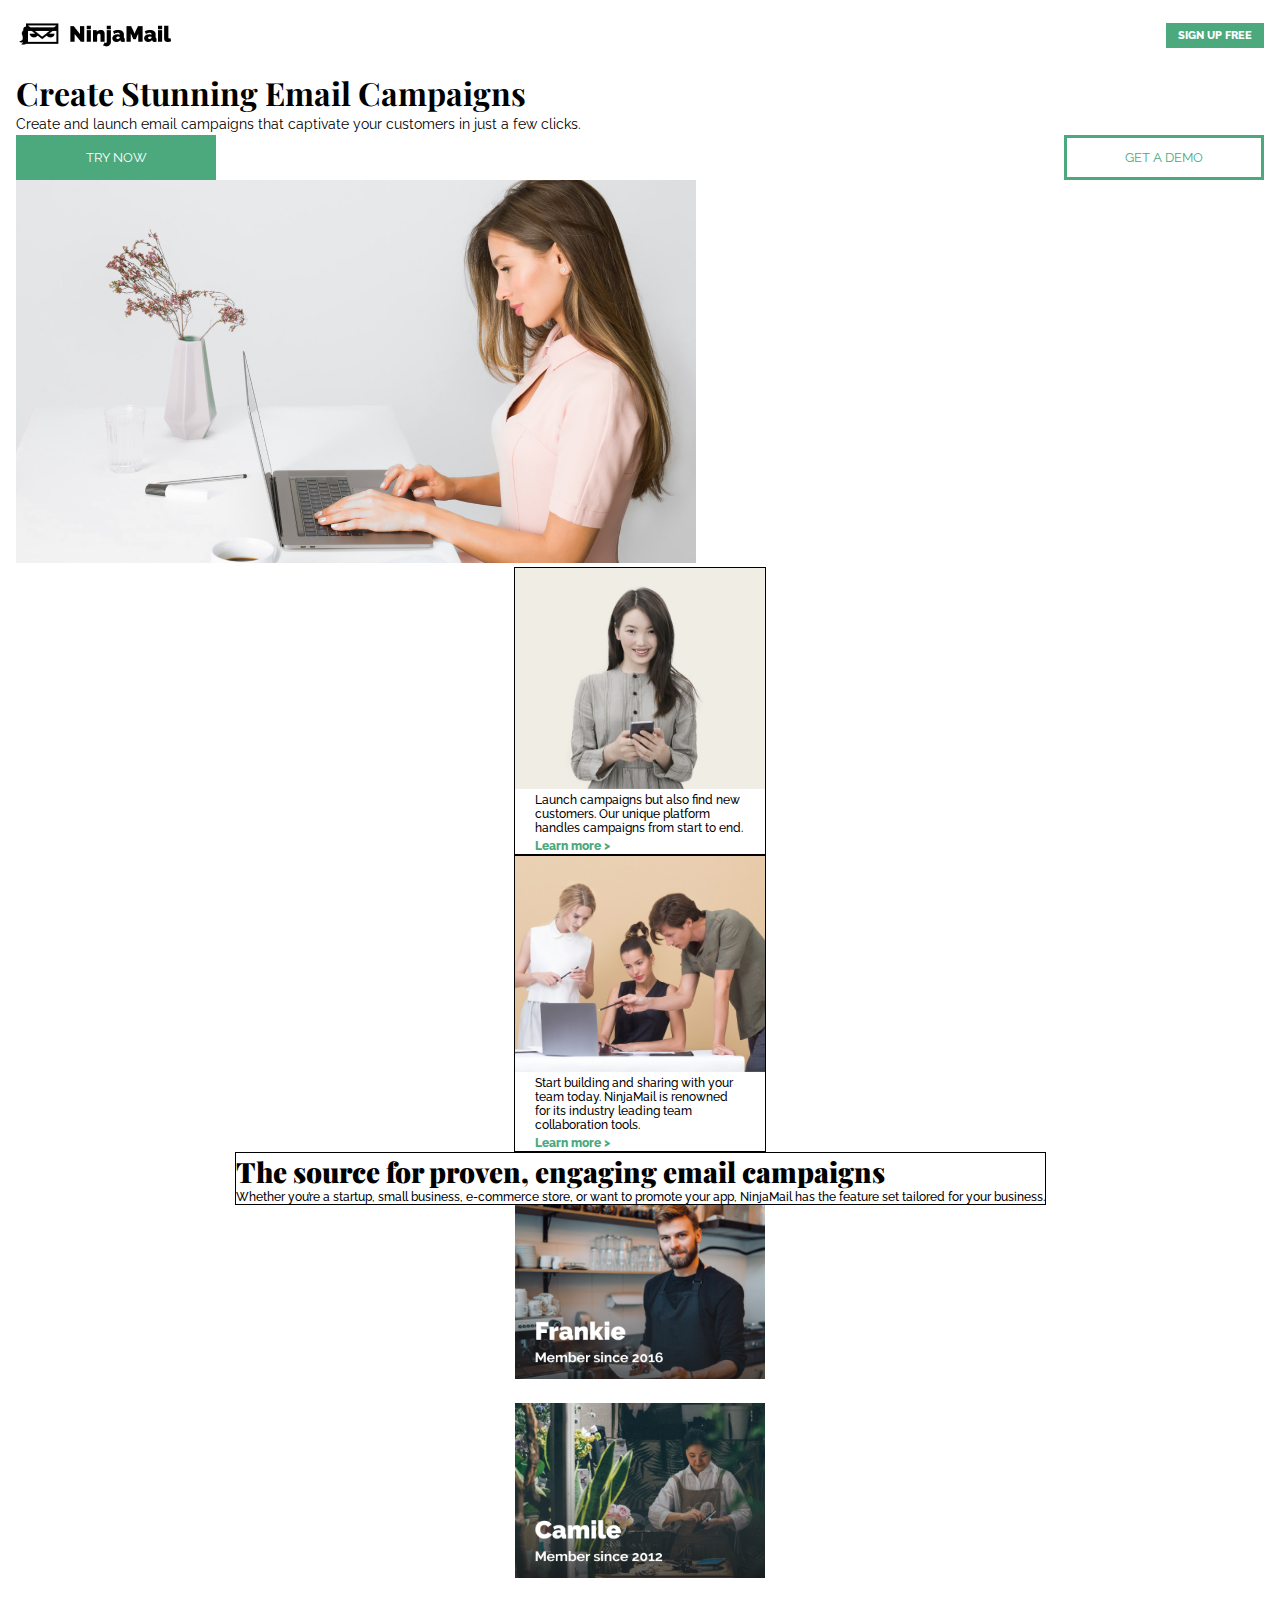
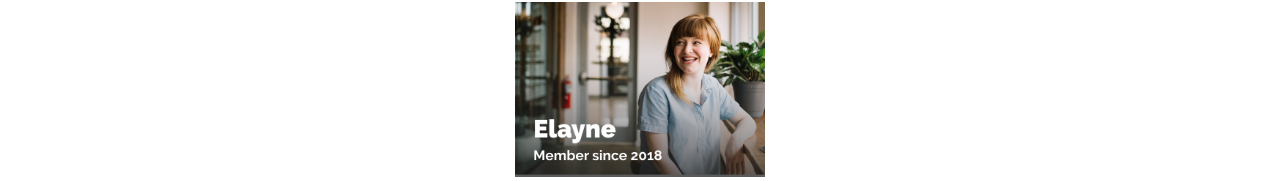
<file: week-two/ninja-mail/index.html>
<!DOCTYPE html>
<html lang="en">
<head>
    <meta charset="UTF-8">
    <meta http-equiv="X-UA-Compatible" content="IE=edge">
    <meta name="viewport" content="width=device-width, initial-scale=1.0">

    <!-- fonts -->
    <link rel="preconnect" href="https://fonts.googleapis.com">
    <link rel="preconnect" href="https://fonts.gstatic.com" crossorigin>
    <link href="https://fonts.googleapis.com/css2?family=Playfair+Display:wght@900&family=Raleway:wght@500;700&display=swap"
        rel="stylesheet">

    <!-- my styles -->
    <link rel="stylesheet" href="styles.css">

    <title>Ninja Mail</title>
</head>
<body>
    <header class="header">
        <div class="header__logo">
            <img src="assets/images/ninja-mail-logo.png" alt="Ninja mail logo">
        </div>
        <a href="#" class="header__button">sign up  free</a>
    </header>

    <section class="hero-section">
        <div class="hero-section__left">
            <h1 class="hero-section__title">Create Stunning Email Campaigns</h1>
            <p class="hero-section__text">Create and launch email campaigns that
            captivate your customers in just a few clicks.</p>
           <div class="hero-section__buttons-container">
                <div class="hero-section__button try">
                    <a href="#" class="hero-section__link try">try now</a>
                </div>
                <div class="hero-section__button demo">
                    <a href="#" class="hero-section__link demo">get a demo</a>
                </div>
           </div>
        </div>
        <img src="assets/images/hero-image.jpg" alt="Hero image" class="hero-section__image">
    </section>

    <div class="thumbnails-section">
        <section class="thumbnail">
            <div class="thumbnail__container">
                <img src="assets/images/thumbnail-one.jpg" alt="Thumbnail one" class="thumbnail__image">
                <div class="thumbnail__text">
                    <p class="thumbnail__description">Launch campaigns but also find new customers. Our unique platform handles
                        campaigns from start to end.</p>
                    <a href="#" class="thumbnail__link">Learn more ></a>
                </div>
            </div>
        </section>
        <section class="thumbnail">
            <div class="thumbnail__container">
                <img src="assets/images/thumbnail-two.jpg" alt="Thumbnail two" class="thumbnail__image">
                <div class="thumbnail__text">
                    <p class="thumbnail__description">Start building and sharing with your team today. NinjaMail is renowned for its industry leading team collaboration
                    tools.</p>
                    <a href="#" class="thumbnail__link">Learn more ></a>
                </div>
            </div>
        </section>
        <section class="thumbnail">
            <h2 class="thumbnail__title">The source for proven, engaging email campaigns</h2>
            <p class="thumbnail__description">Whether you’re a startup, small business, e-commerce store, or want to promote your app, NinjaMail has the feature set tailored for your business.</p>
        </section>
    </div>

    <div class="case-section">
        <div class="case">
            <img src="assets/images/frankie-case-study.jpg" alt="Frankie case" class="case__image">
        </div>
        <div class="case">
            <img src="assets/images/camile-case-study.jpg" alt="Camile case" class="case__image">
        </div>
        <div class="case">
            <img src="assets/images/elayne-case-study.jpg" alt="Elayne case" class="case__image">
        </div>
    </div>
    
</body>
</html>
</file>
<file: week-one/styles.css>
*,
*:after,
*:before {
  margin: 0;
  padding: 0;
  box-sizing: border-box;
}

html {
  font-family: "Raleway", sans-serif;
}

:root {
  --grey-900: #313235;
  --grey-700: #60666c;
  --grey-500: #949a9c;
  --grey-300: #c9cecf;
  --solid-white: #ffffff;
  --primary-color: #c5295d;
  --secondary-color: #6868d9;
}

.header__container,
.nav__container,
.main__container {
  max-width: 1440px;
  margin: 0 auto;
}

.header {
  background-color: var(--grey-900);
}

.header__container {
  padding-inline: 32px;
  color: var(--solid-white);
  height: 40px;

  display: flex;
  justify-content: space-between;
  align-items: center;
}

.header__shipping {
  font-weight: 500;
  font-size: 14px;
  color: var(--solid-white);
}

.header__buttons {
  display: flex;
  align-items: center;
  column-gap: 24px;
}

.buttons__help {
  font-weight: 500;
  font-size: 14px;
  color: var(--grey-300);
}

.nav {
  background-color: var(--solid-white);
  border: 1px solid var(--grey-300);
}

.nav__container {
  padding-inline: 32px;
  height: 72px;

  display: flex;
  align-items: center;
}

.nav__logo {
  font-weight: 800;
  font-size: 24px;
  color: var(--grey-900);
}

.nav__list {
  list-style-type: none;
  padding-inline-start: 200px;

  display: flex;
  column-gap: 48px;
}

.nav__item {
  text-decoration: none;
  font-weight: 600;
  font-size: 18px;
  color: var(--grey-900);
  text-transform: uppercase;
}

.nav__item:hover {
  color: var(--secondary-color);
}

.main__container {
  padding-inline: 32px;

  display: flex;
}

.aside__container {
  width: 250px;
}

.aside__categories {
  padding-block: 78px 36px;
}

.aside__list {
  list-style-type: none;

  display: flex;
  flex-direction: column;
  row-gap: 15px;
}

.aside__item {
  text-decoration: none;
  font-weight: 600;
  color: var(--grey-900);
  font-size: 16px;
}

.aside__categories,
.aside-categories__item {
  color: var(--grey-700);
}

.aside-categories__item {
  text-decoration: none;
  font-size: 14px;
}

.aside__item:hover {
  color: var(--primary-color);
}

.content__container {
  margin: 0 auto;
  width: 100%;
  margin-inline-start: 60px;
}

.content__title {
  padding-block: 70px 40px;
  font-weight: 600;
  font-size: 24px;
}

.content__buttons {
  display: flex;
  align-items: center;
  column-gap: 16px;
}

.content__sort {
  color: var(--grey-700);
  font-weight: 500;
  font-size: 16px;
}

.content__categories {
  display: flex;
  justify-content: space-between;
}

.cards__container {
  display: flex;
  justify-content: space-between;
  flex-wrap: wrap;
}

.card {
  margin-block-end: 60px;
  position: relative;
}

.card__info,
.card__extra-info {
  display: flex;
  justify-content: space-between;
}

.card__info {
  line-height: 20px;
}

.card__title {
  color: var(--grey-900);
  font-weight: 600;
  font-size: 16px;
}

.card__colors {
  color: var(--grey-700);
}

.discounted-price {
  color: var(--grey-700);
  text-decoration: line-through;
}

.new-price {
  color: var(--primary-color);
}

.tooltip {
  position: absolute;
  inset-block-start: 12px;
  inset-inline-end: -4px;
  padding: 9px;
  border-radius: 2px;
  color: var(--solid-white);
}

.tooltip.just-released {
  background-color: var(--secondary-color);
  font-weight: 700;
}

.tooltip.sale {
  background-color: var(--primary-color);
  font-weight: 700;
}

@media (max-width: 1441px) {
  .header__container,
  .nav__container,
  .main__container,
  .content__container {
    width: 100%;
    padding-inline: 32px;
    margin: 0 auto;
  }

  .header__container,
  .nav__list,
  .aside__list {
    display: none;
  }

  .nav__container {
    border-block-start: 4px solid var(--grey-900);
  }

  .main__container {
    flex-direction: column;
  }

  .aside__categories {
    padding-block-start: 48px;
  }
  .content__categories {
    padding-block: 8px;
  }
}

/* This is a test*/
</file>
<file: week-two/html-css-test/styles.css>
*,
*:before,
*:after {
  margin: 0;
  padding: 0;
  box-sizing: border-box;
}

html {
  font-family: "Inter", sans-serif;
}

:root {
  --primary-50: hsla(264, 100%, 98%, 1);
  --primary-100: hsla(267, 100%, 96%, 1);
  --primary-300: hsla(265, 89%, 86%, 1);
  --primary-400: hsla(262, 85%, 77%, 1);
  --primary-500: hsla(260, 77%, 70%, 1);
  --primary-600: hsla(259, 63%, 59%, 1);
  --primary-700: hsla(258, 54%, 52%, 1);
  --gray-100: hsla(220, 22%, 96%, 1);
  --gray-200: hsla(220, 17%, 93%, 1);
  --gray-300: hsla(216, 16%, 84%, 1);
  --gray-400: hsla(218, 15%, 65%, 1);
  --gray-500: hsla(220, 13%, 46%, 1);
  --gray-600: hsla(215, 18%, 34%, 1);
  --gray-700: hsla(217, 23%, 27%, 1);
  --gray-900: hsla(221, 43%, 11%, 1);
  --gray-25: hsla(210, 20%, 99%, 1);
  --gray-50: hsla(210, 24%, 98%, 1);
  --base-white: hsla(0, 0%, 100%, 1);
  --salmon-color: hsla(15, 62%, 89%, 1);
  --success-50: hsla(144, 83%, 96%, 1);
  --success-600: hsla(153, 96%, 30%, 1);
  --success-700: hsla(155, 96%, 24%, 1);
}

/* global styles */
.button {
  padding: 10px 16px;
  border: 1px solid var(--gray-300);
  border-radius: 8px;
  font-weight: 500;
  font-size: 14px;
  text-decoration: none;
  background-color: var(--base-white);

  display: flex;
  align-items: center;

  column-gap: 12px;
}

/* header styles */
.header__mobile-menu {
  display: none;
}

.header {
  border-block-end: 1px solid var(--gray-300);
  background-color: var(--base-white);
}

.header__container {
  max-width: 1440px;
  margin: 0 auto;
  padding: 16px 112px;
  display: flex;
  align-items: center;
  justify-content: space-between;
}

.header__left,
.header__right,
.header__button {
  display: flex;
  align-items: center;
}

.header__left {
  column-gap: 16px;
}

.header__nav {
  list-style-type: none;

  display: flex;
  align-items: center;
  row-gap: 4px;
}

.header__item {
  text-decoration: none;
  color: var(--gray-700);
  font-weight: 500;
  font-size: 16px;
  padding: 10px 16px;
  border-radius: 6px;
}

.header__item:hover {
  background-color: var(--primary-50);
  color: var(--primary-700);
}

.header__right {
  column-gap: 16px;
}

.header__button {
  border: 1px solid var(--gray-300);
  padding: 10px 16px;
  border-radius: 8px;
  color: var(--gray-700);
  text-decoration: none;

  display: flex;
  justify-content: space-between;
  align-items: center;
  column-gap: 10px;
}

.header__button:hover {
  border: transparent;
  background-color: var(--primary-50);
  color: var(--primary-700);
}

.header__link {
  font-size: 14px;
}

.header__icons > * {
  cursor: pointer;
}

/* hero container */
.hero {
  background-color: var(--gray-25);
}

.hero-container {
  max-width: 1440px;
  margin: 0 auto;
  padding: 50px 112px;
}

/* page header styles */
.page-header {
  margin-block-end: 8px;
  display: flex;
  justify-content: space-between;
  align-items: center;
  flex-wrap: wrap;
}
.page-header__title {
  padding-block-end: 4px;
  font-size: 30px;
  font-weight: 500;
  color: var(--gray-900);
}

.page-header__subtitle {
  font-size: 16px;
  font-weight: 400;
  color: var(--gray-500);
}

.page-header__buttons {
  display: flex;
  align-self: flex-start;
  column-gap: 12px;
}

.button.deposit {
  color: var(--gray-700);
}

.button.send-funds {
  background-color: var(--primary-600);
  color: var(--base-white);
}

/* page filter styles */
.page-filter {
  display: flex;
  align-items: center;
  justify-content: space-between;
  flex-wrap: wrap;
}

.page-filter__time {
  display: flex;
  padding-block: 16px;
  border-radius: 8px;
}

.page-filter__item {
  border: 1px solid var(--gray-300);
  padding: 10px 16px;
  font-size: 14px;
  font-weight: 500;
  background-color: var(--base-white);
}

.page-filter__item:first-child {
  border-top-left-radius: 8px;
  border-bottom-left-radius: 8px;
}

.page-filter__item:last-child {
  border-top-right-radius: 8px;
  border-bottom-right-radius: 8px;
}

.page-filter__item:hover {
  background-color: var(--gray-50);
  cursor: pointer;
}

.page-filter__buttons {
  display: flex;
  column-gap: 12px;
}

.button.dates {
  color: var(--gray-500);
}

.button.filters {
  color: var(--gray-700);
}

/* account info styles */
.gradient {
  width: 120px;
  height: 120px;
  border-radius: 50%;
  overflow: hidden;

  display: flex;
  align-items: center;
  justify-content: center;
}

.inner-circle {
  width: 60px;
  height: 60px;
  border-radius: 50%;

  background: hsla(0, 0%, 100%, 1);
}

.gradient.left {
  background: conic-gradient(
    var(--primary-600) 20%,
    var(--primary-500) 20% 60%,
    var(--primary-400) 60% 70%,
    var(--primary-300) 70% 80%,
    var(--primary-100) 80% 100%
  );
}

.gradient.right {
  background: conic-gradient(
    var(--gray-600) 20%,
    var(--gray-500) 20% 60%,
    var(--gray-400) 60% 70%,
    var(--gray-300) 70% 80%,
    var(--gray-100) 80% 100%
  );
}

.account-info {
  display: grid;
  grid-template-columns: 1fr 1fr;
  column-gap: 24px;
  margin-block: 24px;
}

.account-info__card {
  border: 1px solid var(--gray-200);
  border-radius: 8px;
  background-color: var(--base-white);
  padding: 24px;
  box-shadow: 0px 1px 3px rgba(16, 24, 40, 0.1),
    0px 1px 2px rgba(16, 24, 40, 0.06);

  display: flex;
  column-gap: 24px;
}

.account-info__first-row,
.account-info__second-row,
.account-info__third-row {
  display: flex;
  justify-content: space-between;
  align-items: center;
}

.account-info__first-icon {
  padding-inline-end: 8px;
  align-self: flex-start;
}

.account-info__text {
  flex-grow: 1;
}

.account-info__title {
  margin-block-end: 24px;
  font-weight: 500;
  font-size: 16px;
  color: var(--gray-900);
}

.account-info__subtitle {
  margin-block-end: 8px;
  font-size: 14px;
  color: var(--gray-500);
  font-weight: 500px;
}

.account-info__balance {
  font-size: 30px;
  font-weight: 600;
  color: var(--gray-900);
}

.account-info__growth {
  border-radius: 16px;
  padding: 2px 8px;
  background-color: var(--success-50);
  color: var(--success-700);
}

.account-info__second-icon {
  display: none;
}

/* main container styles */
.main-container {
  display: grid;
  grid-template-columns: 2fr 1fr;
  grid-template-areas:
    "balance-area    deposits-area"
    "cards-area      deposits-area";
  gap: 24px;
}

.balance-area {
  grid-area: balance-area;
}

.cards-area {
  grid-area: cards-area;
}

.deposits-area {
  grid-area: deposits-area;
}

.main-container__card {
  border: 1px solid var(--gray-200);
  border-radius: 8px;
  background-color: var(--base-white);
  padding: 24px;
  box-shadow: 0px 1px 3px rgba(16, 24, 40, 0.1),
    0px 1px 2px rgba(16, 24, 40, 0.06);
}

.main-container__header {
  padding-block-end: 21px;

  display: flex;
  align-items: center;
  justify-content: space-between;
}

.data-chart {
  max-width: 100%;
  background-image: url("assets/images/straight-lines.png");
}

.month__container {
  padding-inline: 24px;
  display: flex;
  align-items: center;
  justify-content: space-between;
}

.month__item {
  font-size: 12px;
  font-weight: 400;
  color: var(--gray-500);
}

.mobile-chart {
  display: none;
}

.main-container__title {
  font-size: 18px;
  font-weight: 500;
  color: var(--gray-900);
}

.main-container__logo {
  cursor: pointer;
}

.main-container__row {
  border-block-start: 1px solid var(--gray-200);
  padding-block: 16px;

  display: flex;
  justify-content: space-between;
  align-items: center;
  flex-wrap: wrap;
  row-gap: 20px;
}

.row__title {
  font-size: 14px;
  font-weight: 500;
  color: var(--gray-900);
}

.row__title.mobile {
  display: none;
}

.row__subtitle {
  font-weight: 400;
  font-size: 14px;
  color: var(--gray-500);
}

.row__deposit {
  color: var(--success-600);
  font-weight: 400;
  font-size: 14px;
}

.row__left {
  display: flex;
  align-items: center;
  column-gap: 12px;
}

.main-container__footer {
  padding-block-start: 16px;
}

.main-container__footer-link {
  color: var(--primary-700);
  font-size: 14px;
  font-weight: 500;
  text-decoration: none;
}

.main-container__footer.cards {
  border-block-start: 1px solid var(--gray-200);
  display: flex;
  align-items: center;
  justify-content: flex-end;
}

.button.cards {
  color: var(--gray-700);
}

/* card styles */
.credit-card__container {
  display: flex;
  align-items: center;
  column-gap: 20px;
  row-gap: 30px;
  flex-wrap: wrap;
  padding-block: 24px;
}

.credit-card {
  width: 300px;
  height: 180px;
  margin-block-end: 16px;
}

.credit-card__text {
  display: flex;
  align-items: center;
  justify-content: space-between;
}

.credit-card.dark {
  border-bottom-right-radius: 20px;
  display: grid;
  grid-template-columns: 2fr 1fr;
  box-shadow: 7.64557px 9.55696px 15.2911px rgba(0, 0, 0, 0.05);
  backdrop-filter: blur(11.4684px);
}

.credit-card.light {
  display: grid;
  grid-template-rows: 1fr 1fr;
}

.credit-card.dark > *,
.credit-card.light > * {
  padding: 16px;
}

.dark__left {
  border-top-left-radius: 20px;
  border-bottom-left-radius: 20px;
  background-color: var(--gray-700);
  color: var(--base-white);

  display: flex;
  flex-direction: column;
  align-items: flex-start;
  justify-content: space-between;
}

.dark__middle-row {
  display: flex;
  justify-content: space-between;
  align-items: center;
}

.credit-card__brand {
  font-weight: 600;
  font-style: 16px;
}

.credit-card__name,
.credit-card__expiration {
  font-weight: 200;
  font-size: 12px;
  font-family: "Manrope", sans-serif;
}

.credit-card__number {
  font-size: 16px;
  font-weight: 200;
  font-family: "Manrope", sans-serif;
}

.dark__right {
  background-color: var(--salmon-color);
  background-image: url("assets/images/credit-card-background.png");
  background-position: right;
  background-repeat: no-repeat;
  border-top-right-radius: 20px;
  border-bottom-right-radius: 20px;
}

.dark__right {
  display: flex;
  flex-direction: column;
  align-items: flex-end;
  justify-content: space-between;
}

.light__top {
  background-image: url("assets/images/credit-card-background.png");
  background-position: right center;
  background-repeat: no-repeat;
  border-top-left-radius: 20px;
  border-top-right-radius: 20px;

  background-color: hsl(150, 12%, 97%);
  filter: drop-shadow(8px 10px 16px rgba(0, 0, 0, 0.05));
  backdrop-filter: blur(12px);

  display: flex;
  align-items: flex-start;
  justify-content: space-between;
}

.light__bottom {
  background-color: var(--gray-700);
  color: var(--base-white);
  border-bottom-right-radius: 20px;
  border-bottom-left-radius: 20px;

  display: flex;
  align-items: center;
  justify-content: space-between;
}

.light__bottom > * {
  align-self: end;
}

.light__middle-row {
  display: flex;
  align-items: center;
  justify-content: space-between;
}

.description__text {
  display: flex;
  align-items: center;
  justify-content: space-between;
  margin-block-end: 8px;
}

.description__spending {
  font-weight: 500;
  font-size: 14px;
  color: var(--gray-700);
}

.description__amount {
  font-weight: 400;
  font-size: 14px;
  color: var(--gray-500);
}

.credit-card__progress {
  height: 8px;
  border-radius: 20px;
  background-color: var(--primary-50);
}

.credit-card__inner-progress {
  background-color: var(--primary-600);
  border-radius: 20px;
  height: 8px;
}

.credit-card__inner-progress.left {
  width: 60%;
}

.credit-card__inner-progress.right {
  width: 35%;
}

/* laptop styles */
@media (max-width: 1280px) {
  /* header styles*/
  .header__container,
  .hero-container {
    padding-inline: 16px;
  }

  .header__nav,
  .header__icons {
    display: none;
  }

  .header__mobile-menu {
    display: block;
  }

  .header__right {
    column-gap: 30px;
  }

  /* account info styles */
  .account-info__card {
    flex-direction: column;
    row-gap: 20px;
  }

  .row__title {
    display: none;
  }

  .row__title.mobile {
    display: block;
  }
}

/* tablet styles */
@media (max-width: 768px) {
  .main-container {
    grid-template-columns: 1fr;
    grid-template-areas:
      "balance-area"
      "cards-area"
      "deposits-area";
    row-gap: 24px;
  }

  /* header styles */
  .header__button,
  .header__icons,
  .header__profile-picture {
    display: none;
  }

  .hero-container {
    padding-inline: 16px;
    padding-block: 32px;
  }

  /* page header styles */
  .page-header__title {
    font-size: 24px;
  }

  .page-header__subtitle {
    font-size: 16px;
    padding-block-end: 16px;
  }

  /* page filter designs */
  /* account info styles */
  .account-info {
    grid-template-columns: 1fr;
    grid-template-rows: 1fr 1fr;
    column-gap: 0;
    row-gap: 20px;
  }

  .account-info__card {
    flex-direction: row;
    align-items: center;
    flex-wrap: wrap;
    column-gap: 20px;
  }
}

/* phone styles */
@media (max-width: 425px) {
  .account-info__first-row {
    display: none;
  }

  .account-info__second-icon {
    display: block;
    padding-inline-end: 8px;
    align-self: flex-start;
  }

  .desktop-chart {
    display: none;
  }

  .mobile-chart {
    display: block;
    display: flex;
    flex-direction: column;
    align-items: center;
  }

  .data-chart-mobile {
    background-image: url("assets/images/straight-lines.png");
  }

  .month__container-mobile {
    width: 100%;
    padding-inline: 8px;
    display: flex;
    align-items: center;
    justify-content: space-between;
  }

  .month__item-mobile {
    font-size: 12px;
    font-weight: 400;
    color: var(--gray-500);
  }

  .main-container__card {
    padding: 20px 16px;
  }

  /* card styles */
  .credit-card__description {
    display: none;
  }

  .credit-card__container {
    position: relative;

    display: flex;
    align-items: center;
    justify-content: center;
  }

  .credit-card.light {
    padding-block: 10px;
    padding-inline-end: 20px;
    width: 280px;
  }

  .credit-card.dark {
    border-block-end: 1px solid var(--gray-300);
    border-radius: 20px;
    position: absolute;
    inset-block: 0px;
    inset-inline: calc((100% - 300px) / 2);
  }

  .light__top {
    filter: none;
    backdrop-filter: none;
  }
}
/* this is a test */
</file>
<file: week-two/ninja-mail/styles.css>
*,
*:before,
*:after {
  margin: 0;
  padding: 0;
  box-sizing: border-box;
}

:root {
  --primary: hsla(152, 38%, 48%, 1);
  --secondary: hsla(115, 45%, 85%, 1);
  --grey: hsla(0, 0%, 97%, 1);
  --white: hsla(0, 0%, 100%, 1);
  --black: hsla(0, 0%, 0%, 1);
}

html {
  /* font-family: 'Playfair Display', serif; */
  font-family: "Raleway", sans-serif;
}

/* || header styles */
.header,
.hero-section,
.thumbnails-section,
.case-section {
  padding-inline: 16px;
}

.header {
  display: flex;
  align-items: center;
  justify-content: space-between;
}

.header__logo {
  margin-block-start: 15px;
}

.header__button {
  text-transform: uppercase;
  text-decoration: none;
  background-color: var(--primary);
  color: var(--white);
  font-weight: 800;
  font-size: 11px;
  padding: 6px 12px;
}

/* hero section styles */
.hero-section__title {
  font-family: "Playfair Display";
  font-size: 32px;
}

.hero-section__text {
  font-size: 14px;
  line-height: 1.5;
}

.hero-section__buttons-container {
  display: flex;
  justify-content: space-between;
  align-items: center;
  column-gap: 20px;
}

.hero-section__button {
  padding: 12px 20px;
  display: flex;
  width: 49%;
  max-width: 200px;
  border: 3px solid black;
}

.hero-section__button.try {
  padding: 15px 23px;
  background-color: var(--primary);
  color: var(--white);
  border: none;
}

.hero-section__button.demo {
  border: 3px solid var(--primary);
}

.hero-section__link {
  width: 100%;
  text-decoration: none;
  text-transform: uppercase;
  font-size: 13px;
  text-align: center;
}

.hero-section__link.try {
  color: var(--white);
}

.hero-section__link.demo {
  color: var(--primary);
}

.hero-section__image {
  max-width: 100%;
}

/* thumbnail section styles */
.thumbnails-section {
  /* background-color: var(--secondary); */
  display: flex;
  flex-direction: column;
  justify-content: center;
  align-items: center;
}

.thumbnail {
  border: 1px solid black;
  width: fit-content;
}

.thumbnail__container {
  width: 250px;
}

.thumbnail__image {
  max-width: 100%;
}

.thumbnail__text {
  padding-inline: 20px;
}

.thumbnail__description {
  font-size: 12px;
  font-weight: 500;
}

.thumbnail__link {
  text-decoration: none;
  color: var(--primary);
  font-size: 12px;
  font-weight: 800;
}

.thumbnail__title {
  font-family: "Playfair Display";
  font-size: 28px;
  font-weight: 900;
}

/* case section styling */
.case-section {
  display: flex;
  flex-direction: column;
  justify-content: center;
  align-items: center;
  row-gap: 20px;
}

.case__image {
  width: 250px;
}
</file>
